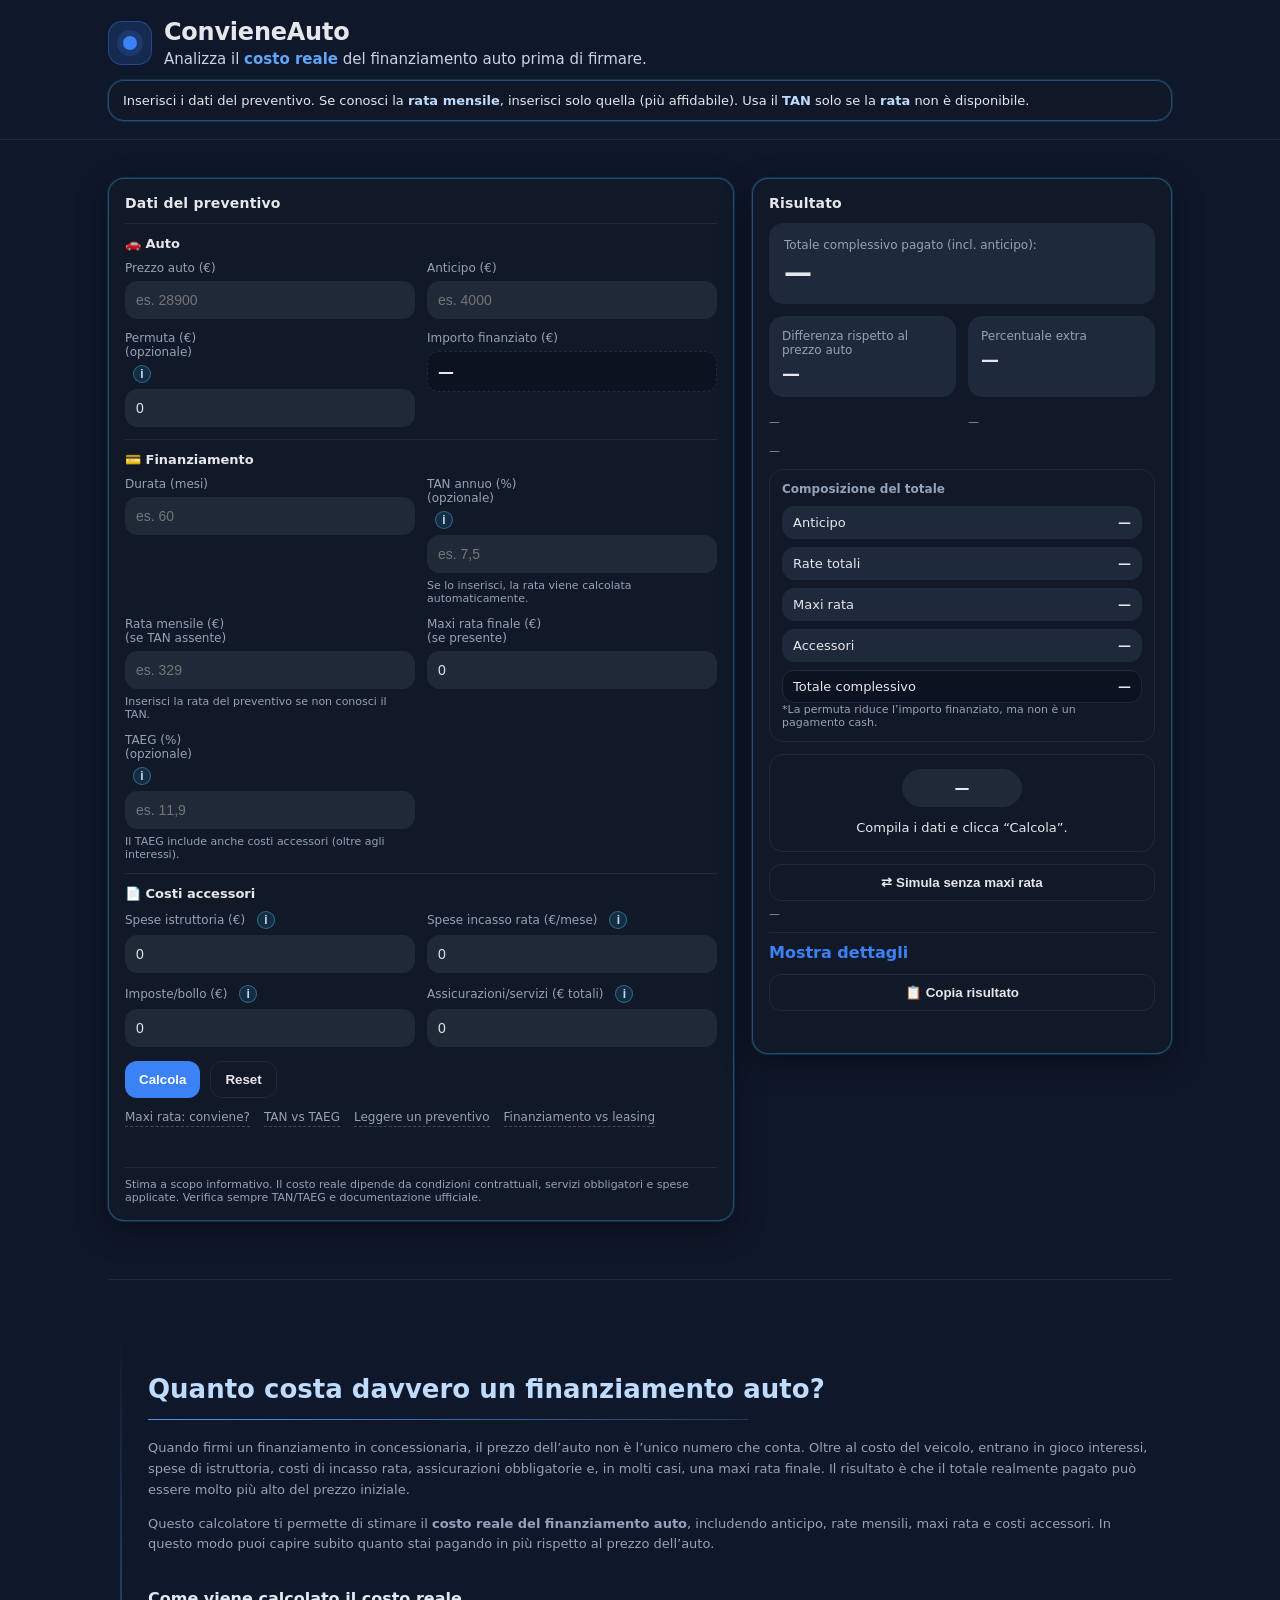
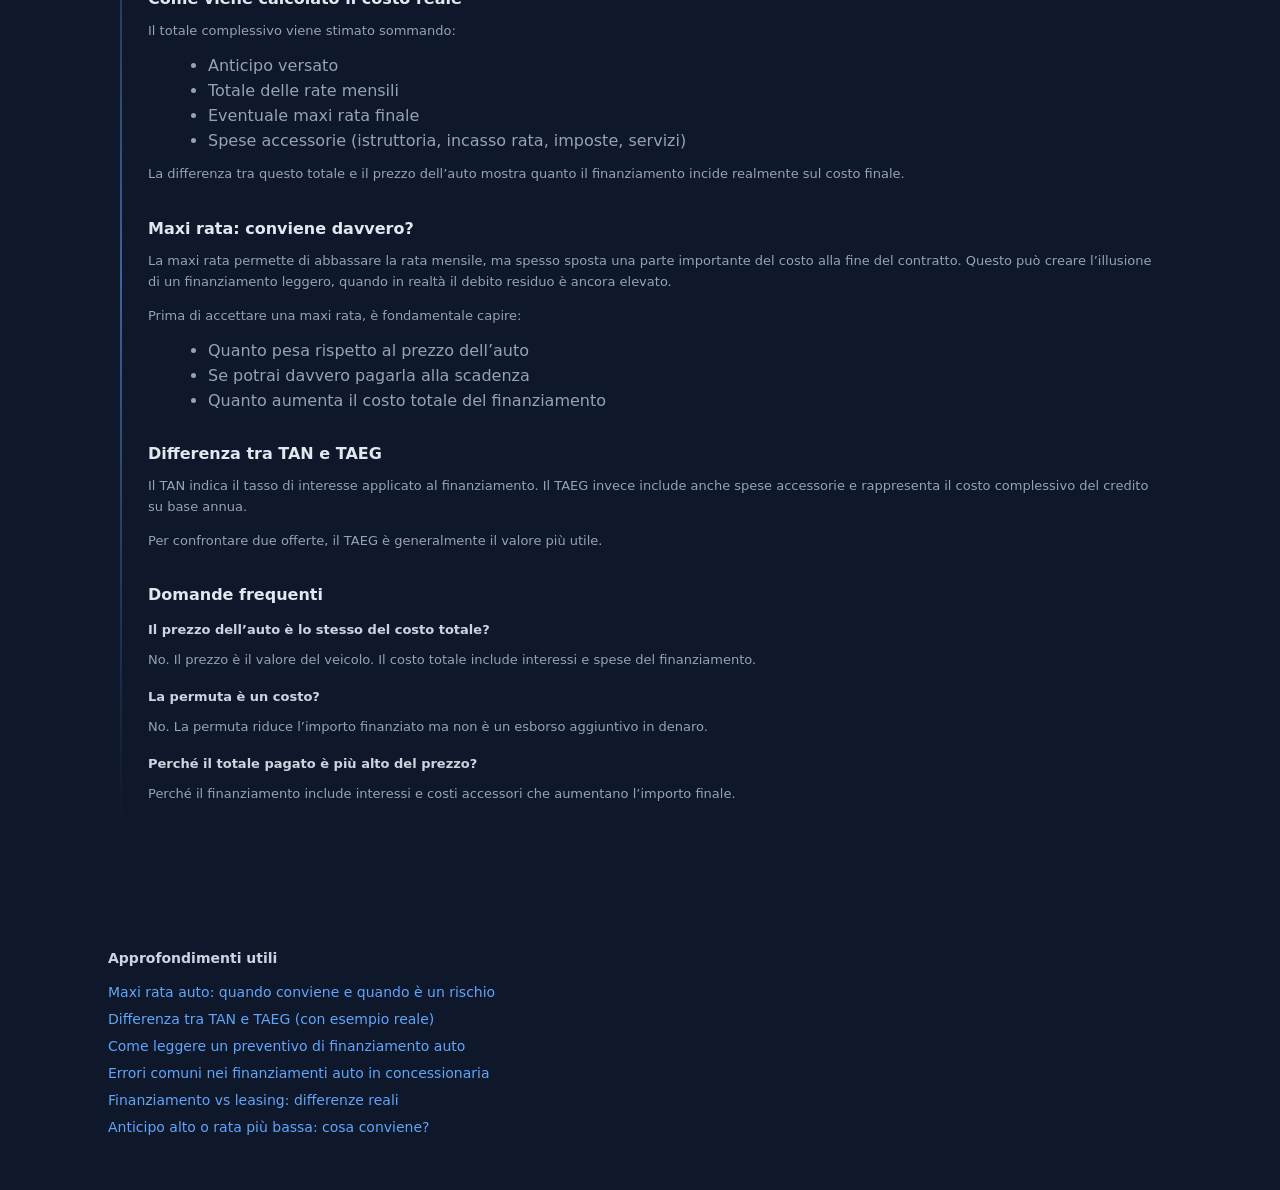
<file: index.html>
<!doctype html>
<html lang="it">
<head>
  <meta charset="utf-8" />
  <meta name="viewport" content="width=device-width, initial-scale=1" />
  <title>Costo reale finanziamento auto | ConvieneAuto</title>
  <meta name="description" content="Analizza il costo reale del finanziamento auto prima di firmare. Calcola rate, maxi rata e costi accessori per capire quanto pagherai davvero." />
  <link rel="canonical" href="https://convieneauto.pages.dev/" />
  <!-- Google tag (gtag.js) -->
  <script async src="https://www.googletagmanager.com/gtag/js?id=G-DEM9QF5MGG"></script>
  <script>
    window.dataLayer = window.dataLayer || [];
    function gtag(){dataLayer.push(arguments);}

    gtag('js', new Date());

    gtag('config', 'G-DEM9QF5MGG', {
      page_path: window.location.pathname
    });
  </script>
  <script type="application/ld+json">
  {
    "@context": "https://schema.org",
    "@type": "WebApplication",
    "name": "ConvieneAuto",
    "url": "https://convieneauto.pages.dev/",
    "applicationCategory": "FinanceApplication",
    "operatingSystem": "Any",
    "description": "Calcolatore per analizzare il costo reale di un finanziamento auto: rate, maxi rata e costi accessori.",
    "offers": {
      "@type": "Offer",
      "price": "0",
      "priceCurrency": "EUR"
    }
  }
  </script>
  <!-- Minimal CSS -->
  <link rel="stylesheet" href="style.css" />
</head>

<body>
  <header class="header">
    <div class="container">
      <div class="brand">
        <div class="logo" aria-label="logo">
          <span class="logo-dot"></span>
        </div>
        <div>
          <div class="brand-title">ConvieneAuto</div>
          <div class="brand-subtitle">Analizza il <span>costo reale</span> del finanziamento auto prima di firmare.</div>
        </div>
      </div>

      <div class="header-note">
        Inserisci i dati del preventivo.
        Se conosci la <b>rata mensile</b>, inserisci solo quella (più affidabile).
        Usa il <b>TAN</b> solo se la <b>rata</b> non è disponibile.
      </div>
    </div>
  </header>

  
  <div class="ad-top">
        <!-- Google AdSense Code Here -->
  </div>
  <main class="container main">
    
    <!-- LEFT: INPUT -->
    <section class="card">
      <div class="card-title">Dati del preventivo</div>

      <div class="section">
        <div class="section-title">🚗 Auto</div>
        <div class="grid2">
          <label class="field">
            <span>Prezzo auto (€)</span>
            <input id="price" type="text" inputmode="decimal" placeholder="es. 28900" />
          </label>
          <label class="field">
            <span>Anticipo (€)</span>
            <input id="down" type="text" inputmode="decimal" placeholder="es. 4000" />
          </label>
          <label class="field">
            <span>
              Permuta (€) <span class="muted">(opzionale)</span>
              <button class="tip" type="button" aria-expanded="false"
                data-tip="La permuta riduce il prezzo da pagare e l’importo finanziato, ma NON è un esborso cash: è il valore dell’auto che dai dentro. Per questo non la sommiamo nel totale pagato (cash).">
                i
              </button>
            </span>
            <input id="trade" type="text" inputmode="decimal" placeholder="0" />
          </label>
          <div class="field readonly">
            <span>Importo finanziato (€)</span>
            <div id="financed" class="readonly-value">—</div>
          </div>
        </div>
      </div>

      <div class="section">
        <div class="section-title">💳 Finanziamento</div>
        <div class="grid2">
          <label class="field">
            <span>Durata (mesi)</span>
            <input id="months" type="number" min="1" step="1" placeholder="es. 60" />
          </label>

          <label class="field">
            <span>
              TAN annuo (%) <span class="muted">(opzionale)</span>
              <button class="tip" type="button" aria-expanded="false" data-tip="TAN = tasso nominale annuo: indica gli interessi. Non include costi accessori.">i</button>
            </span>
            <input id="tan" type="text" inputmode="decimal" placeholder="es. 7,5" />
            <small class="help">Se lo inserisci, la rata viene calcolata automaticamente.</small>
          </label>

          <label class="field" id="rateField">
            <span>Rata mensile (€) <span class="muted">(se TAN assente)</span></span>
            <input id="rate" type="text" inputmode="decimal" placeholder="es. 329" />
            <small class="help">Inserisci la rata del preventivo se non conosci il TAN.</small>
          </label>

          <label class="field">
            <span>Maxi rata finale (€) <span class="muted">(se presente)</span></span>
            <input id="balloon" type="text" inputmode="decimal" placeholder="0" />
          </label>

          <label class="field">
            <span>
              TAEG (%) <span class="muted">(opzionale)</span>
              <button class="tip" type="button" aria-expanded="false" data-tip="TAEG = costo totale del finanziamento: include interessi + spese (istruttoria, incasso rata, ecc.). È il numero più utile per confrontare offerte.">i</button>
            </span>
            <input id="taeg" type="text" inputmode="decimal" placeholder="es. 11,9" />
            <small class="help">Il TAEG include anche costi accessori (oltre agli interessi).</small>
          </label>
        </div>
      </div>

      <div class="section">
        <div class="section-title">📄 Costi accessori</div>
        <div class="grid2">
          <label class="field">
            <span>
              Spese istruttoria (€)
              <button class="tip" type="button" aria-expanded="false"
                data-tip="Costo fisso per l’apertura della pratica di finanziamento. Può essere incluso nel finanziamento oppure pagato a parte.">
                i
              </button>
            </span>
            <input id="fee" type="text" inputmode="decimal" placeholder="0" />
          </label>
          <label class="field">
            <span>
              Spese incasso rata (€/mese)
              <button class="tip" type="button" aria-expanded="false" data-tip="Costo applicato ogni mese per la gestione/pagamento della rata. Moltiplicalo per i mesi: pesa più di quanto sembra.">i</button>
            </span>
            <input id="collection" type="text" inputmode="decimal" placeholder="0" />
          </label>
          <label class="field">
            <span>
              Imposte/bollo (€)
              <button class="tip" type="button" aria-expanded="false"
                data-tip="Imposta sostitutiva o bollo sul finanziamento. È una tassa prevista per legge, di solito una piccola percentuale dell'importo finanziato.">
                i
              </button>
            </span>
            <input id="tax" type="text" inputmode="decimal" placeholder="0" />
          </label>
          <label class="field">
            <span>
              Assicurazioni/servizi (€ totali)
              <button class="tip" type="button" aria-expanded="false"
                data-tip="Servizi aggiuntivi come assicurazione furto/incendio, estensione garanzia, manutenzione o protezione credito. Spesso sono inclusi nel finanziamento e aumentano il costo totale.">
                i
              </button>
            </span>
            <input id="services" type="text" inputmode="decimal" placeholder="0" />
          </label>
        </div>
      </div>

      <div class="actions">
        <button id="btnCalc" class="btn" type="button">Calcola</button>
        <button id="btnReset" class="btn btn-ghost" type="button">Reset</button>
      </div>
      <div class="mini-nav">
        <a href="/maxi-rata-auto.html">Maxi rata: conviene?</a>
        <a href="/differenza-tan-taeg.html">TAN vs TAEG</a>
        <a href="/come-leggere-preventivo-auto.html">Leggere un preventivo</a>
        <a href="/finanziamento-vs-leasing.html">Finanziamento vs leasing</a>
      </div>

      <div id="error" class="error" aria-live="polite"></div>

      <div class="disclaimer">
        Stima a scopo informativo. Il costo reale dipende da condizioni contrattuali, servizi obbligatori e spese applicate.
        Verifica sempre TAN/TAEG e documentazione ufficiale.
      </div>
    </section>

    <!-- RIGHT: OUTPUT -->
    <aside class="card result">
      <div class="card-title">Risultato</div>

      <div class="hero">
        <div class="hero-label">Totale complessivo pagato (incl. anticipo):</div>
        <div id="outTotal" class="hero-value">—</div>
      </div>

      <div class="kpis">
        <div class="kpi">
          <div class="kpi-label">Differenza rispetto al prezzo auto</div>
          <div id="outExtraEuro" class="kpi-value">—</div>
        </div>
        <div class="kpi">
          <div class="kpi-label">Percentuale extra</div>
          <div id="outExtraPct" class="kpi-value">—</div>
        </div>
        <div id="outExtraHint" class="muted tiny" style="margin-top:6px;">—</div>
        <div id="outFinancedLine" class="muted tiny" style="margin-top:6px;">—</div>
        <div id="outExtrasLine" class="muted tiny" style="margin-top:4px;">—</div>
      </div>
      <div class="breakdown">
        <div class="breakdown-title">Composizione del totale</div>
        <div class="breakdown-grid">
          <div class="brow"><span>Anticipo</span><b id="outBDDown">—</b></div>
          <div class="brow"><span>Rate totali</span><b id="outBDRates">—</b></div>
          <div class="brow"><span>Maxi rata</span><b id="outBDBalloon">—</b></div>
          <div class="brow"><span>Accessori</span><b id="outBDExtras">—</b></div>
          <div class="brow total"><span>Totale complessivo</span><b id="outBDTotal">—</b></div>
        </div>
        <div class="muted tiny">
          *La permuta riduce l’importo finanziato, ma non è un pagamento cash.
        </div>
      </div>

      <div class="risk">
        <div id="outRiskBadge" class="badge">—</div>
        <div id="outRiskText" class="risk-text">Compila i dati e clicca “Calcola”.</div>
      </div>
      <button id="btnToggleBalloon" class="btn btn-ghost" type="button" style="margin-top:12px; width:100%;">
        ⇄ Simula senza maxi rata
      </button>
      <div id="balloonHint" class="muted tiny" style="margin-top:6px;">—</div>
      <details class="details">
        <summary>Mostra dettagli</summary>
        <div class="details-grid">
          <div class="row"><span>Rata</span><b id="outRateUsed">—</b></div>
          <div class="row"><span>Totale finanziamento (rate + maxi)</span><b id="outTotalPayments">—</b></div>
          <div class="row"><span>Accessori totali</span><b id="outExtras">—</b></div>
          <div class="row"><span>Costo finanziamento (interessi stimati)</span><b id="outFinanceCost">—</b></div>
        </div>
        <div class="muted tiny">
          *Costo finanziamento = (rate + maxi) − importo finanziato.
        </div>
      </details>
      <div class="copy-bar">
        <button id="btnCopy" class="btn btn-ghost" type="button">📋 Copia risultato</button>
        <div id="copyMsg" class="copy-msg" aria-live="polite"></div>
      </div>
    </aside>
    <section class="seo-block fade-in">
      <h2 class="hero-title">
        Quanto costa davvero un finanziamento auto?
      </h2>
      <p>
        Quando firmi un finanziamento in concessionaria, il prezzo dell’auto non è l’unico numero che conta.
        Oltre al costo del veicolo, entrano in gioco interessi, spese di istruttoria, costi di incasso rata,
        assicurazioni obbligatorie e, in molti casi, una maxi rata finale.
        Il risultato è che il totale realmente pagato può essere molto più alto del prezzo iniziale.
      </p>

      <p>
        Questo calcolatore ti permette di stimare il <strong>costo reale del finanziamento auto</strong>,
        includendo anticipo, rate mensili, maxi rata e costi accessori.
        In questo modo puoi capire subito quanto stai pagando in più rispetto al prezzo dell’auto.
      </p>

      <h2>Come viene calcolato il costo reale</h2>
      <p>
        Il totale complessivo viene stimato sommando:
      </p>
      <ul>
        <li>Anticipo versato</li>
        <li>Totale delle rate mensili</li>
        <li>Eventuale maxi rata finale</li>
        <li>Spese accessorie (istruttoria, incasso rata, imposte, servizi)</li>
      </ul>

      <p>
        La differenza tra questo totale e il prezzo dell’auto mostra quanto il finanziamento
        incide realmente sul costo finale.
      </p>

      <h2>Maxi rata: conviene davvero?</h2>
      <p>
        La maxi rata permette di abbassare la rata mensile, ma spesso sposta una parte importante
        del costo alla fine del contratto. Questo può creare l’illusione di un finanziamento leggero,
        quando in realtà il debito residuo è ancora elevato.
      </p>

      <p>
        Prima di accettare una maxi rata, è fondamentale capire:
      </p>
      <ul>
        <li>Quanto pesa rispetto al prezzo dell’auto</li>
        <li>Se potrai davvero pagarla alla scadenza</li>
        <li>Quanto aumenta il costo totale del finanziamento</li>
      </ul>

      <h2>Differenza tra TAN e TAEG</h2>
      <p>
        Il TAN indica il tasso di interesse applicato al finanziamento.
        Il TAEG invece include anche spese accessorie e rappresenta il costo complessivo
        del credito su base annua.
      </p>

      <p>
        Per confrontare due offerte, il TAEG è generalmente il valore più utile.
      </p>

      <h2>Domande frequenti</h2>

      <h3>Il prezzo dell’auto è lo stesso del costo totale?</h3>
      <p>
        No. Il prezzo è il valore del veicolo. Il costo totale include interessi e spese del finanziamento.
      </p>

      <h3>La permuta è un costo?</h3>
      <p>
        No. La permuta riduce l’importo finanziato ma non è un esborso aggiuntivo in denaro.
      </p>

      <h3>Perché il totale pagato è più alto del prezzo?</h3>
      <p>
        Perché il finanziamento include interessi e costi accessori che aumentano l’importo finale.
      </p>

    </section>
    <div class="seo-links">
      <h3>Approfondimenti utili</h3>
      <ul>
        <li><a href="/maxi-rata-auto.html">Maxi rata auto: quando conviene e quando è un rischio</a></li>
        <li><a href="/differenza-tan-taeg.html">Differenza tra TAN e TAEG (con esempio reale)</a></li>
        <li><a href="/come-leggere-preventivo-auto.html">Come leggere un preventivo di finanziamento auto</a></li>
        <li><a href="/errori-finanziamento-auto.html">Errori comuni nei finanziamenti auto in concessionaria</a></li>
        <li><a href="/finanziamento-vs-leasing.html">Finanziamento vs leasing: differenze reali</a></li>
        <li><a href="/anticipo-o-rata-bassa.html">Anticipo alto o rata più bassa: cosa conviene?</a></li>
      </ul>
    </div>
  </main>
  <div class="ad-top">
      <!-- Google AdSense Code Here -->
  </div>
  <script src="app.js"></script>
</body>
</html>
</file>
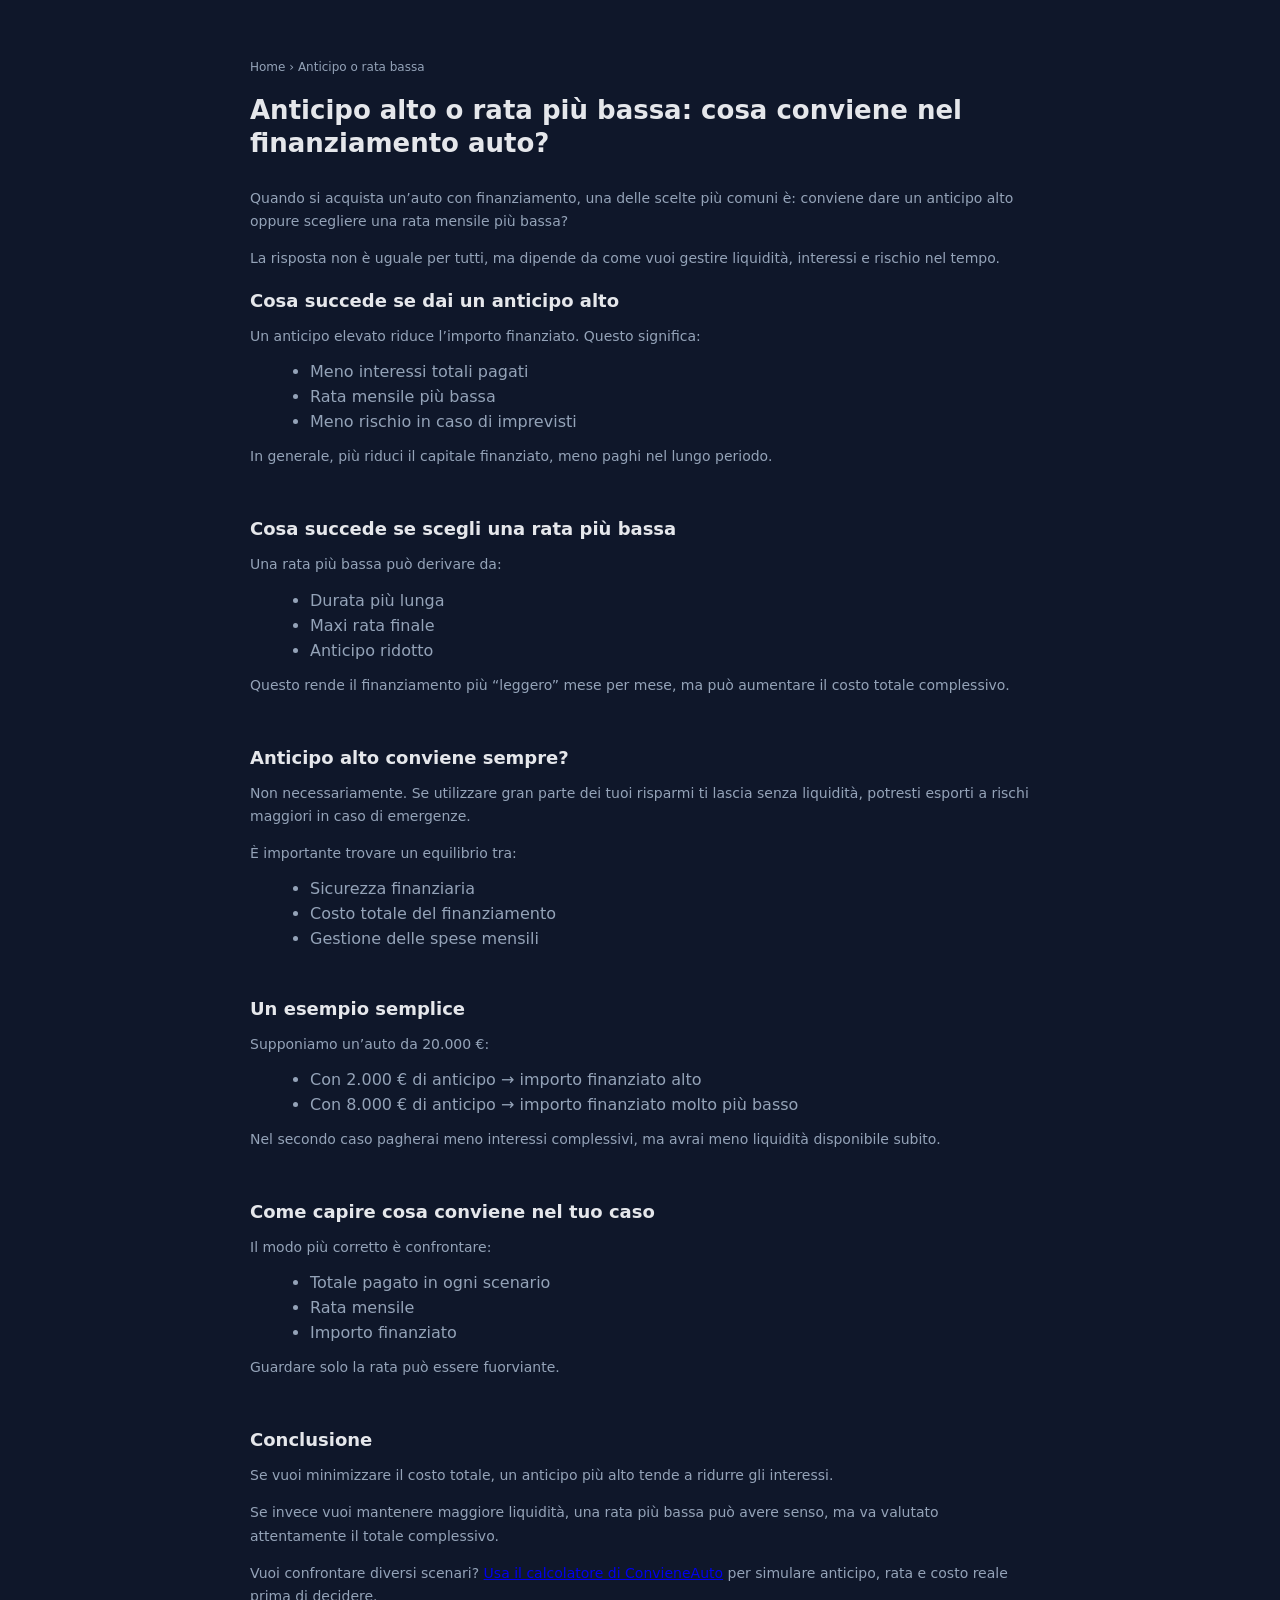
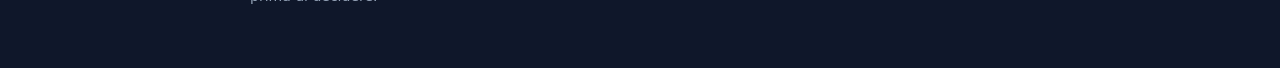
<file: anticipo-o-rata-bassa.html>
<!doctype html>
<html lang="it">
<head>
  <meta charset="utf-8" />
  <meta name="viewport" content="width=device-width, initial-scale=1" />
  <title>Anticipo alto o rata più bassa? Cosa conviene nel finanziamento auto | ConvieneAuto</title>
  <meta name="description" content="Meglio dare un anticipo alto o scegliere una rata più bassa nel finanziamento auto? Analisi chiara per capire cosa conviene davvero." />
  <link rel="canonical" href="https://convieneauto.pages.dev/anticipo-o-rata-bassa.html" />
  <!-- Google tag (gtag.js) -->
  <script async src="https://www.googletagmanager.com/gtag/js?id=G-DEM9QF5MGG"></script>
  <script>
    window.dataLayer = window.dataLayer || [];
    function gtag(){dataLayer.push(arguments);}

    gtag('js', new Date());

    gtag('config', 'G-DEM9QF5MGG', {
      page_path: window.location.pathname
    });
  </script>
  <script type="application/ld+json">
  {
    "@context": "https://schema.org",
    "@type": "Article",
    "headline": "Anticipo alto o rata più bassa? Cosa conviene nel finanziamento auto",
    "description": "Guida pratica per capire se conviene dare un anticipo alto o scegliere una rata più bassa nel finanziamento auto.",
    "author": {
      "@type": "Organization",
      "name": "ConvieneAuto"
    },
    "publisher": {
      "@type": "Organization",
      "name": "ConvieneAuto"
    },
    "mainEntityOfPage": {
      "@type": "WebPage",
      "@id": "https://convieneauto.pages.dev/anticipo-o-rata-bassa.html"
    }
  }
  </script>
  <link rel="stylesheet" href="style.css" />
</head>
<body>

<div class="article">
  <nav class="breadcrumb">
    <a href="/">Home</a> › <span>Anticipo o rata bassa</span>
  </nav>

  <h1>Anticipo alto o rata più bassa: cosa conviene nel finanziamento auto?</h1>

  <p>
  Quando si acquista un’auto con finanziamento, una delle scelte più comuni è:
  conviene dare un anticipo alto oppure scegliere una rata mensile più bassa?
  </p>

  <p>
  La risposta non è uguale per tutti, ma dipende da come vuoi gestire liquidità,
  interessi e rischio nel tempo.
  </p>

  <h2>Cosa succede se dai un anticipo alto</h2>

  <p>
  Un anticipo elevato riduce l’importo finanziato.
  Questo significa:
  </p>

  <ul>
    <li>Meno interessi totali pagati</li>
    <li>Rata mensile più bassa</li>
    <li>Meno rischio in caso di imprevisti</li>
  </ul>

  <p>
  In generale, più riduci il capitale finanziato,
  meno paghi nel lungo periodo.
  </p>

  <h2>Cosa succede se scegli una rata più bassa</h2>

  <p>
  Una rata più bassa può derivare da:
  </p>

  <ul>
    <li>Durata più lunga</li>
    <li>Maxi rata finale</li>
    <li>Anticipo ridotto</li>
  </ul>

  <p>
  Questo rende il finanziamento più “leggero” mese per mese,
  ma può aumentare il costo totale complessivo.
  </p>

  <h2>Anticipo alto conviene sempre?</h2>

  <p>
  Non necessariamente.
  Se utilizzare gran parte dei tuoi risparmi ti lascia senza liquidità,
  potresti esporti a rischi maggiori in caso di emergenze.
  </p>

  <p>
  È importante trovare un equilibrio tra:
  </p>

  <ul>
    <li>Sicurezza finanziaria</li>
    <li>Costo totale del finanziamento</li>
    <li>Gestione delle spese mensili</li>
  </ul>

  <h2>Un esempio semplice</h2>

  <p>
  Supponiamo un’auto da 20.000 €:
  </p>

  <ul>
    <li>Con 2.000 € di anticipo → importo finanziato alto</li>
    <li>Con 8.000 € di anticipo → importo finanziato molto più basso</li>
  </ul>

  <p>
  Nel secondo caso pagherai meno interessi complessivi,
  ma avrai meno liquidità disponibile subito.
  </p>

  <h2>Come capire cosa conviene nel tuo caso</h2>

  <p>
  Il modo più corretto è confrontare:
  </p>

  <ul>
    <li>Totale pagato in ogni scenario</li>
    <li>Rata mensile</li>
    <li>Importo finanziato</li>
  </ul>

  <p>
  Guardare solo la rata può essere fuorviante.
  </p>

  <h2>Conclusione</h2>

  <p>
  Se vuoi minimizzare il costo totale, un anticipo più alto
  tende a ridurre gli interessi.
  </p>

  <p>
  Se invece vuoi mantenere maggiore liquidità,
  una rata più bassa può avere senso,
  ma va valutato attentamente il totale complessivo.
  </p>

  <p>
  Vuoi confrontare diversi scenari?
  <a href="/">Usa il calcolatore di ConvieneAuto</a> per simulare anticipo,
  rata e costo reale prima di decidere.
  </p>

</div>

</body>
</html>
</file>
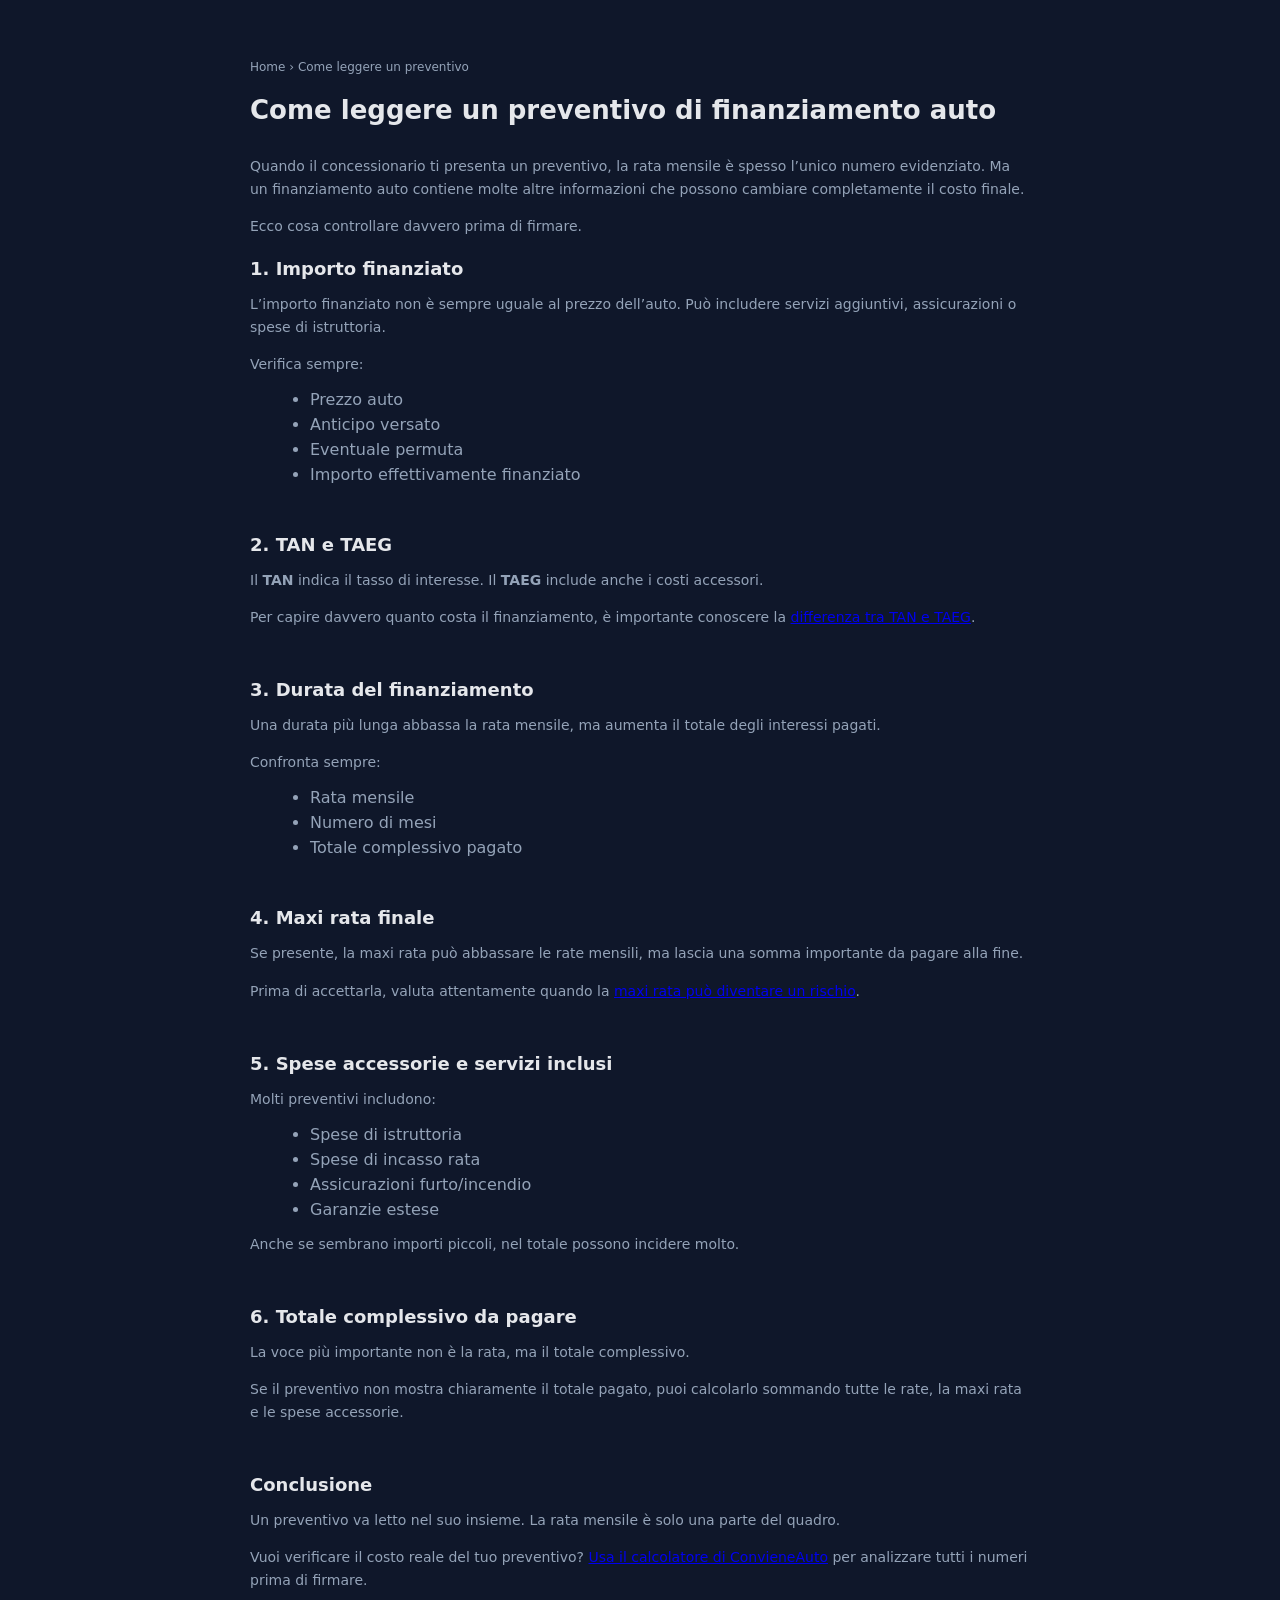
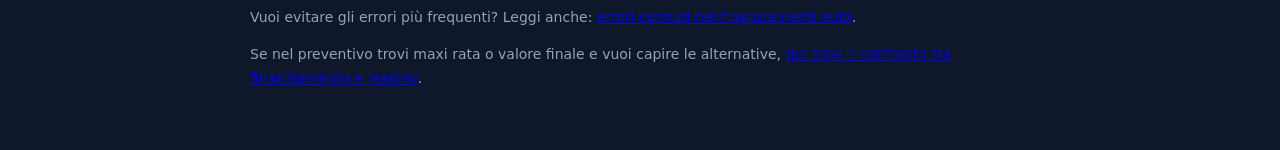
<file: come-leggere-preventivo-auto.html>
<!doctype html>
<html lang="it">
<head>
  <meta charset="utf-8" />
  <meta name="viewport" content="width=device-width, initial-scale=1" />
  <title>Come leggere un preventivo di finanziamento auto | ConvieneAuto</title>
  <meta name="description" content="Guida pratica per leggere correttamente un preventivo di finanziamento auto. Scopri cosa controllare prima di firmare in concessionaria." />
  <link rel="canonical" href="https://convieneauto.pages.dev/come-leggere-preventivo-auto.html" />
  <!-- Google tag (gtag.js) -->
  <script async src="https://www.googletagmanager.com/gtag/js?id=G-DEM9QF5MGG"></script>
  <script>
    window.dataLayer = window.dataLayer || [];
    function gtag(){dataLayer.push(arguments);}

    gtag('js', new Date());

    gtag('config', 'G-DEM9QF5MGG', {
      page_path: window.location.pathname
    });
  </script>
  <script type="application/ld+json">
    {
    "@context": "https://schema.org",
    "@type": "Article",
    "headline": "Come leggere un preventivo di finanziamento auto",
    "description": "Guida pratica per leggere correttamente un preventivo di finanziamento auto e capire cosa controllare prima di firmare.",
    "author": {
        "@type": "Organization",
        "name": "ConvieneAuto"
    },
    "publisher": {
        "@type": "Organization",
        "name": "ConvieneAuto"
    },
    "mainEntityOfPage": {
        "@type": "WebPage",
        "@id": "https://convieneauto.pages.dev/come-leggere-preventivo-auto.html"
    }
    }
    </script>
  <link rel="stylesheet" href="style.css" />
</head>
<body>

<div class="article">
  <nav class="breadcrumb">
    <a href="/">Home</a> › <span>Come leggere un preventivo</span>
  </nav>
  <h1>Come leggere un preventivo di finanziamento auto</h1>

  <p>
  Quando il concessionario ti presenta un preventivo, la rata mensile è spesso l’unico numero evidenziato.
  Ma un finanziamento auto contiene molte altre informazioni che possono cambiare completamente il costo finale.
  </p>

  <p>
  Ecco cosa controllare davvero prima di firmare.
  </p>

  <h2>1. Importo finanziato</h2>

  <p>
  L’importo finanziato non è sempre uguale al prezzo dell’auto.
  Può includere servizi aggiuntivi, assicurazioni o spese di istruttoria.
  </p>

  <p>
  Verifica sempre:
  </p>

  <ul>
    <li>Prezzo auto</li>
    <li>Anticipo versato</li>
    <li>Eventuale permuta</li>
    <li>Importo effettivamente finanziato</li>
  </ul>

  <h2>2. TAN e TAEG</h2>

  <p>
  Il <strong>TAN</strong> indica il tasso di interesse.
  Il <strong>TAEG</strong> include anche i costi accessori.
  </p>

  <p>
  Per capire davvero quanto costa il finanziamento,
  è importante conoscere la <a href="/differenza-tan-taeg.html">differenza tra TAN e TAEG</a>.
  </p>

  <h2>3. Durata del finanziamento</h2>

  <p>
  Una durata più lunga abbassa la rata mensile,
  ma aumenta il totale degli interessi pagati.
  </p>

  <p>
  Confronta sempre:
  </p>

  <ul>
    <li>Rata mensile</li>
    <li>Numero di mesi</li>
    <li>Totale complessivo pagato</li>
  </ul>

  <h2>4. Maxi rata finale</h2>

  <p>
  Se presente, la maxi rata può abbassare le rate mensili,
  ma lascia una somma importante da pagare alla fine.
  </p>

  <p>
  Prima di accettarla, valuta attentamente
  quando la <a href="/maxi-rata-auto.html">maxi rata può diventare un rischio</a>.
  </p>

  <h2>5. Spese accessorie e servizi inclusi</h2>

  <p>
  Molti preventivi includono:
  </p>

  <ul>
    <li>Spese di istruttoria</li>
    <li>Spese di incasso rata</li>
    <li>Assicurazioni furto/incendio</li>
    <li>Garanzie estese</li>
  </ul>

  <p>
  Anche se sembrano importi piccoli,
  nel totale possono incidere molto.
  </p>

  <h2>6. Totale complessivo da pagare</h2>

  <p>
  La voce più importante non è la rata,
  ma il totale complessivo.
  </p>

  <p>
  Se il preventivo non mostra chiaramente il totale pagato,
  puoi calcolarlo sommando tutte le rate, la maxi rata e le spese accessorie.
  </p>

  <h2>Conclusione</h2>

  <p>
  Un preventivo va letto nel suo insieme.
  La rata mensile è solo una parte del quadro.
  </p>

  <p>
  Vuoi verificare il costo reale del tuo preventivo?
  <a href="/">Usa il calcolatore di ConvieneAuto</a> per analizzare tutti i numeri prima di firmare.
  </p>
  <p>
    Vuoi evitare gli errori più frequenti?
    Leggi anche: <a href="/errori-finanziamento-auto.html">errori comuni nei finanziamenti auto</a>.
  </p>

  <p>
    Se nel preventivo trovi maxi rata o valore finale e vuoi capire le alternative,
    <a href="/finanziamento-vs-leasing.html">qui trovi il confronto tra finanziamento e leasing</a>.
  </p>

</div>

</body>
</html>
</file>
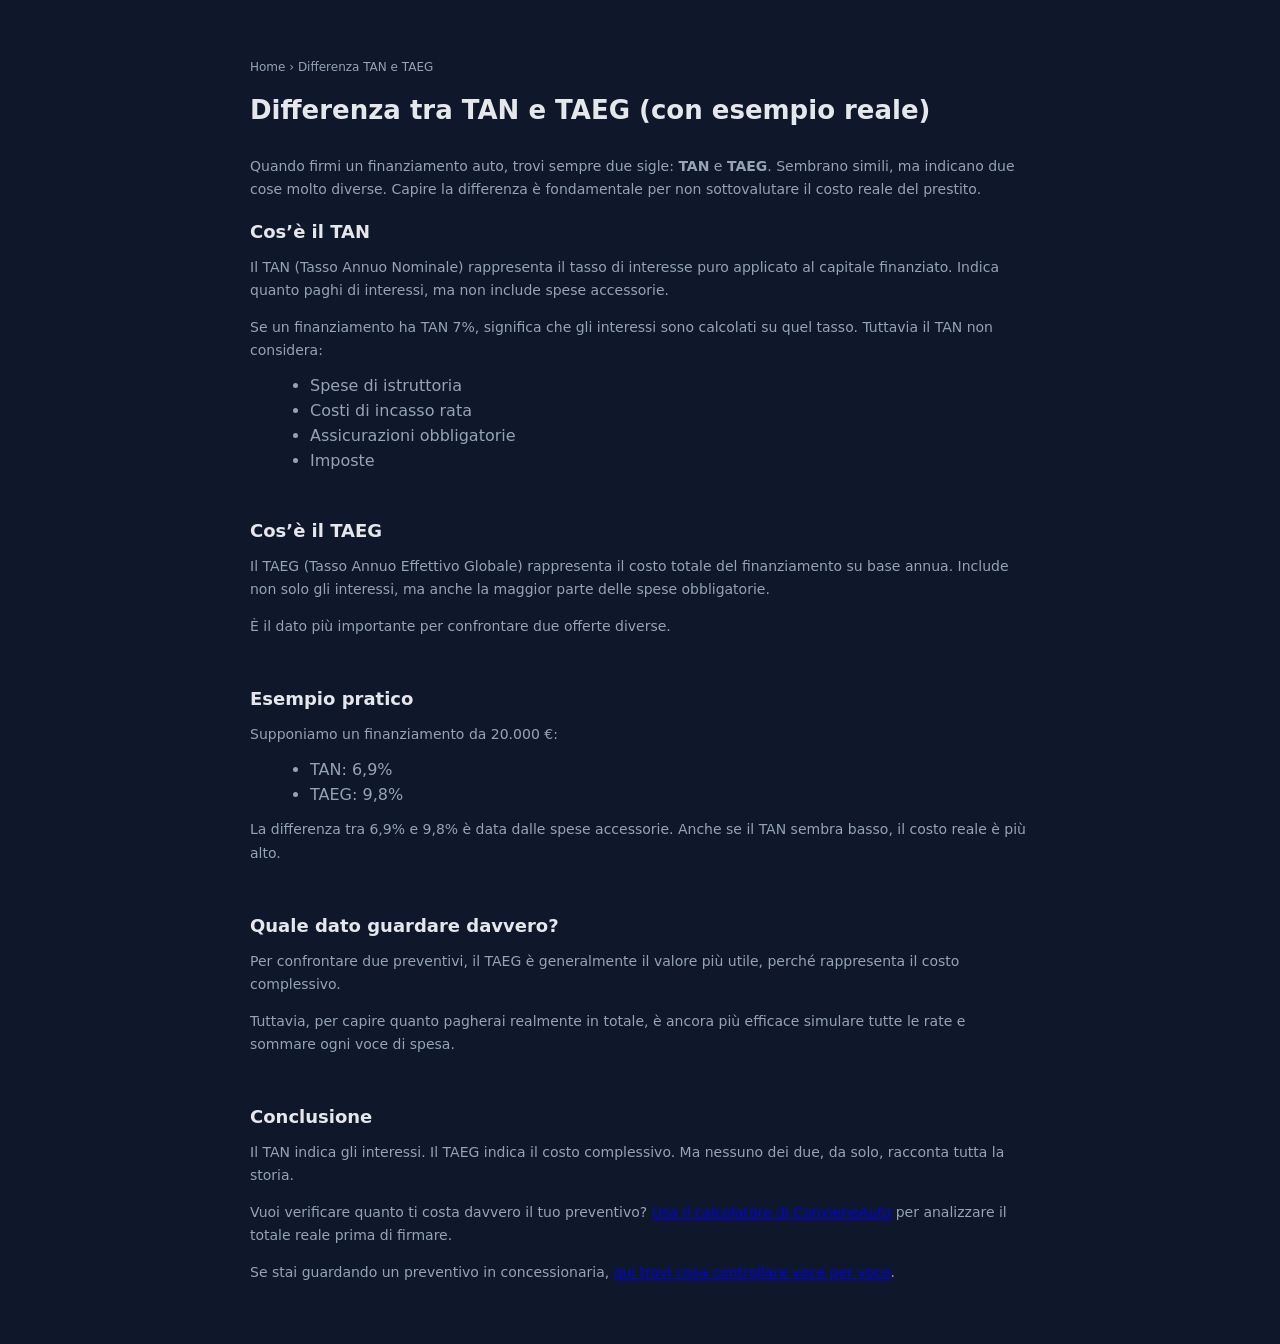
<file: differenza-tan-taeg.html>
<!doctype html>
<html lang="it">
<head>
  <meta charset="utf-8" />
  <meta name="viewport" content="width=device-width, initial-scale=1" />
  <title>Differenza tra TAN e TAEG (con esempio reale) | ConvieneAuto</title>
  <meta name="description" content="Scopri la differenza tra TAN e TAEG con un esempio pratico. Capisci quale dato guardare davvero prima di firmare un finanziamento auto." />
  <link rel="canonical" href="https://convieneauto.pages.dev/differenza-tan-taeg.html" />
  <!-- Google tag (gtag.js) -->
  <script async src="https://www.googletagmanager.com/gtag/js?id=G-DEM9QF5MGG"></script>
  <script>
    window.dataLayer = window.dataLayer || [];
    function gtag(){dataLayer.push(arguments);}

    gtag('js', new Date());

    gtag('config', 'G-DEM9QF5MGG', {
      page_path: window.location.pathname
    });
  </script>
  <script type="application/ld+json">
  {
    "@context": "https://schema.org",
    "@type": "Article",
    "headline": "Differenza tra TAN e TAEG (con esempio reale)",
    "description": "Spiegazione chiara della differenza tra TAN e TAEG con esempio pratico per capire il costo reale del finanziamento auto.",
    "author": {
      "@type": "Organization",
      "name": "ConvieneAuto"
    },
    "publisher": {
      "@type": "Organization",
      "name": "ConvieneAuto"
    },
    "mainEntityOfPage": {
      "@type": "WebPage",
      "@id": "https://convieneauto.pages.dev/differenza-tan-taeg.html"
    }
  }
  </script>
  <link rel="stylesheet" href="style.css" />
</head>
<body>

<div class="article">
  <nav class="breadcrumb">
    <a href="/">Home</a> › <span>Differenza TAN e TAEG</span>
  </nav>
  <h1>Differenza tra TAN e TAEG (con esempio reale)</h1>

  <p>
  Quando firmi un finanziamento auto, trovi sempre due sigle:
  <strong>TAN</strong> e <strong>TAEG</strong>.
  Sembrano simili, ma indicano due cose molto diverse.
  Capire la differenza è fondamentale per non sottovalutare il costo reale del prestito.
  </p>

  <h2>Cos’è il TAN</h2>

  <p>
  Il TAN (Tasso Annuo Nominale) rappresenta il tasso di interesse puro applicato al capitale finanziato.
  Indica quanto paghi di interessi, ma non include spese accessorie.
  </p>

  <p>
  Se un finanziamento ha TAN 7%, significa che gli interessi sono calcolati su quel tasso.
  Tuttavia il TAN non considera:
  </p>

  <ul>
    <li>Spese di istruttoria</li>
    <li>Costi di incasso rata</li>
    <li>Assicurazioni obbligatorie</li>
    <li>Imposte</li>
  </ul>

  <h2>Cos’è il TAEG</h2>

  <p>
  Il TAEG (Tasso Annuo Effettivo Globale) rappresenta il costo totale del finanziamento su base annua.
  Include non solo gli interessi, ma anche la maggior parte delle spese obbligatorie.
  </p>

  <p>
  È il dato più importante per confrontare due offerte diverse.
  </p>

  <h2>Esempio pratico</h2>

  <p>
  Supponiamo un finanziamento da 20.000 €:
  </p>

  <ul>
    <li>TAN: 6,9%</li>
    <li>TAEG: 9,8%</li>
  </ul>

  <p>
  La differenza tra 6,9% e 9,8% è data dalle spese accessorie.
  Anche se il TAN sembra basso, il costo reale è più alto.
  </p>

  <h2>Quale dato guardare davvero?</h2>

  <p>
  Per confrontare due preventivi, il TAEG è generalmente il valore più utile,
  perché rappresenta il costo complessivo.
  </p>

  <p>
  Tuttavia, per capire quanto pagherai realmente in totale,
  è ancora più efficace simulare tutte le rate e sommare ogni voce di spesa.
  </p>

  <h2>Conclusione</h2>

  <p>
  Il TAN indica gli interessi.
  Il TAEG indica il costo complessivo.
  Ma nessuno dei due, da solo, racconta tutta la storia.
  </p>

  <p>
  Vuoi verificare quanto ti costa davvero il tuo preventivo?
  <a href="/">Usa il calcolatore di ConvieneAuto</a> per analizzare il totale reale prima di firmare.
  </p>
  <p>
    Se stai guardando un preventivo in concessionaria,
    <a href="/come-leggere-preventivo-auto.html">qui trovi cosa controllare voce per voce</a>.
  </p>

</div>

</body>
</html>
</file>
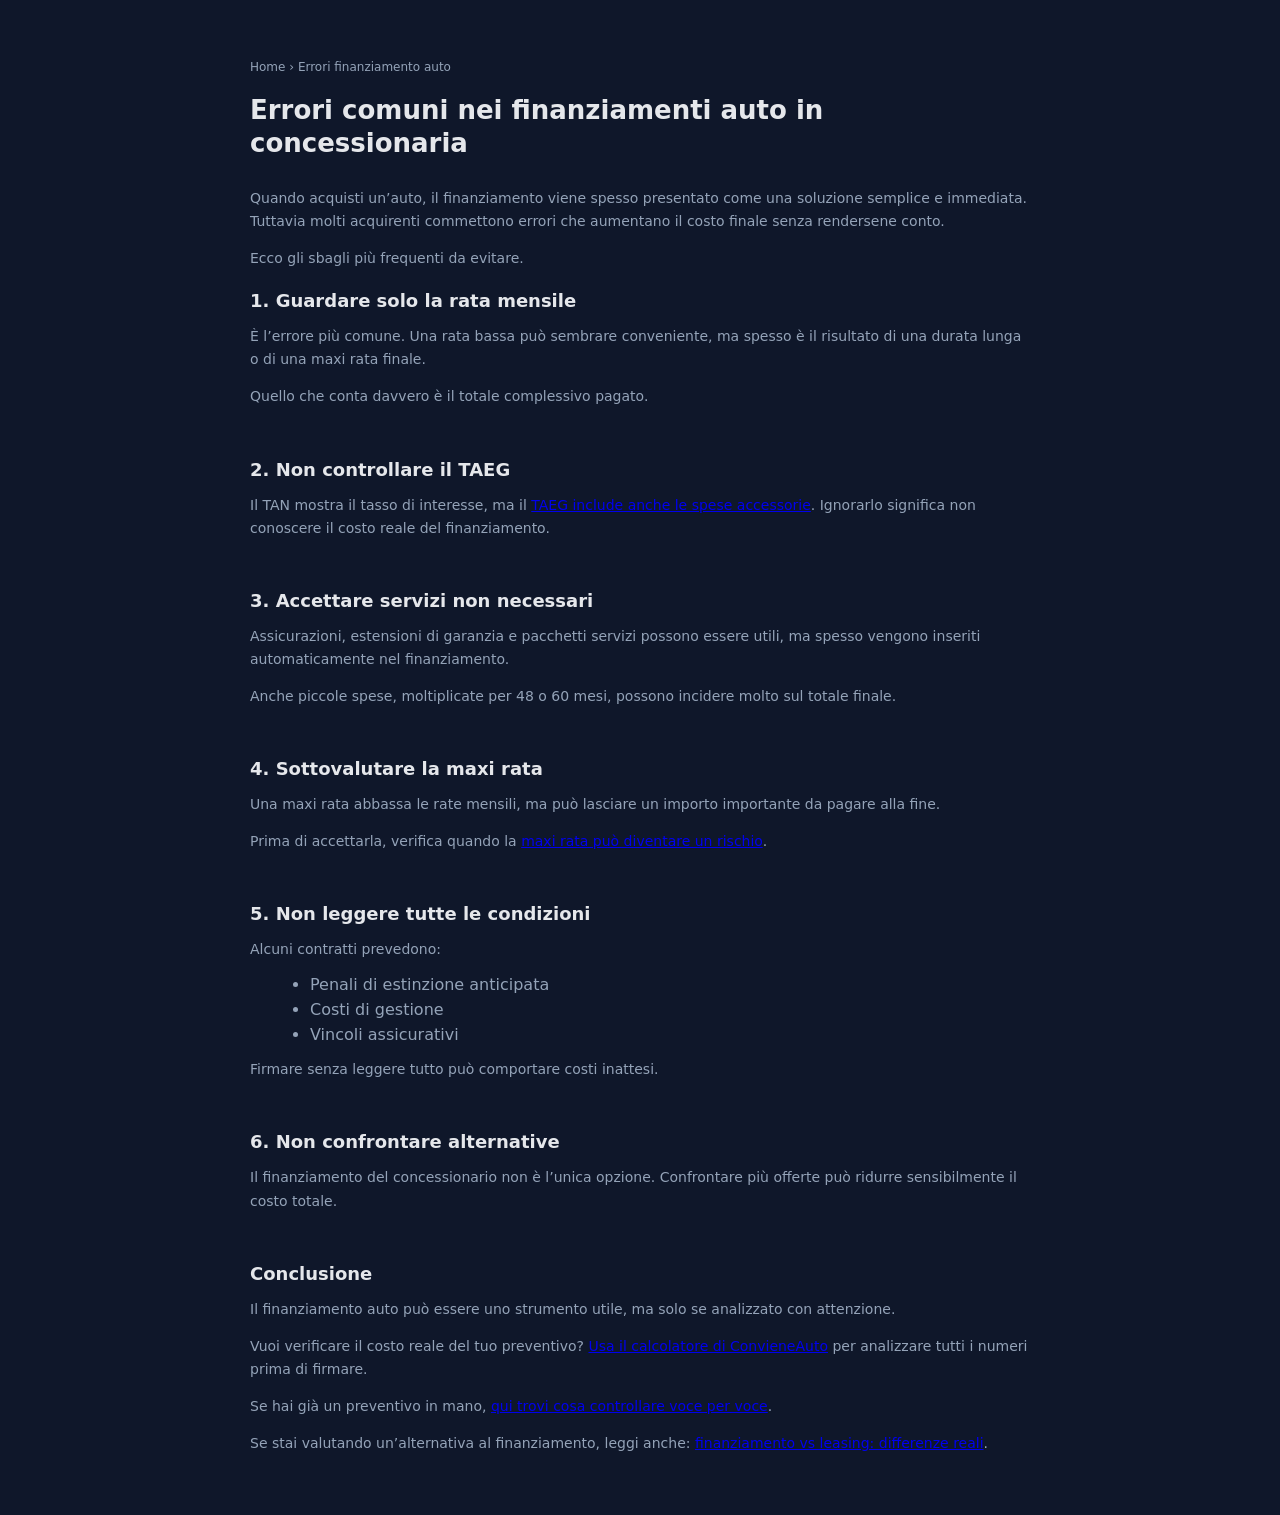
<file: errori-finanziamento-auto.html>
<!doctype html>
<html lang="it">
<head>
  <meta charset="utf-8" />
  <meta name="viewport" content="width=device-width, initial-scale=1" />
  <title>Errori comuni nei finanziamenti auto in concessionaria | ConvieneAuto</title>
  <meta name="description" content="Scopri gli errori più comuni nei finanziamenti auto in concessionaria. Evita costi nascosti e firma con maggiore consapevolezza." />
  <link rel="canonical" href="https://convieneauto.pages.dev/errori-finanziamento-auto.html" />
  <!-- Google tag (gtag.js) -->
  <script async src="https://www.googletagmanager.com/gtag/js?id=G-DEM9QF5MGG"></script>
  <script>
    window.dataLayer = window.dataLayer || [];
    function gtag(){dataLayer.push(arguments);}

    gtag('js', new Date());

    gtag('config', 'G-DEM9QF5MGG', {
      page_path: window.location.pathname
    });
  </script>
  <script type="application/ld+json">
    {
    "@context": "https://schema.org",
    "@type": "Article",
    "headline": "Errori comuni nei finanziamenti auto in concessionaria",
    "description": "Scopri gli errori più comuni nei finanziamenti auto e come evitarli prima di firmare in concessionaria.",
    "author": {
        "@type": "Organization",
        "name": "ConvieneAuto"
    },
    "publisher": {
        "@type": "Organization",
        "name": "ConvieneAuto"
    },
    "mainEntityOfPage": {
        "@type": "WebPage",
        "@id": "https://convieneauto.pages.dev/errori-finanziamento-auto.html"
    }
    }
    </script>
  <link rel="stylesheet" href="style.css" />
</head>
<body>

<div class="article">
  <nav class="breadcrumb">
    <a href="/">Home</a> › <span>Errori finanziamento auto</span>
  </nav>
  <h1>Errori comuni nei finanziamenti auto in concessionaria</h1>

  <p>
  Quando acquisti un’auto, il finanziamento viene spesso presentato come una soluzione semplice e immediata.
  Tuttavia molti acquirenti commettono errori che aumentano il costo finale senza rendersene conto.
  </p>

  <p>
  Ecco gli sbagli più frequenti da evitare.
  </p>

  <h2>1. Guardare solo la rata mensile</h2>

  <p>
  È l’errore più comune.
  Una rata bassa può sembrare conveniente,
  ma spesso è il risultato di una durata lunga o di una maxi rata finale.
  </p>

  <p>
  Quello che conta davvero è il totale complessivo pagato.
  </p>

  <h2>2. Non controllare il TAEG</h2>

  <p>
  Il TAN mostra il tasso di interesse,
  ma il <a href="/differenza-tan-taeg.html">TAEG include anche le spese accessorie</a>.
  Ignorarlo significa non conoscere il costo reale del finanziamento.
  </p>

  <h2>3. Accettare servizi non necessari</h2>

  <p>
  Assicurazioni, estensioni di garanzia e pacchetti servizi possono essere utili,
  ma spesso vengono inseriti automaticamente nel finanziamento.
  </p>

  <p>
  Anche piccole spese, moltiplicate per 48 o 60 mesi,
  possono incidere molto sul totale finale.
  </p>

  <h2>4. Sottovalutare la maxi rata</h2>

  <p>
  Una maxi rata abbassa le rate mensili,
  ma può lasciare un importo importante da pagare alla fine.
  </p>

  <p>
  Prima di accettarla, verifica quando la
  <a href="/maxi-rata-auto.html">maxi rata può diventare un rischio</a>.
  </p>

  <h2>5. Non leggere tutte le condizioni</h2>

  <p>
  Alcuni contratti prevedono:
  </p>

  <ul>
    <li>Penali di estinzione anticipata</li>
    <li>Costi di gestione</li>
    <li>Vincoli assicurativi</li>
  </ul>

  <p>
  Firmare senza leggere tutto può comportare costi inattesi.
  </p>

  <h2>6. Non confrontare alternative</h2>

  <p>
  Il finanziamento del concessionario non è l’unica opzione.
  Confrontare più offerte può ridurre sensibilmente il costo totale.
  </p>

  <h2>Conclusione</h2>

  <p>
  Il finanziamento auto può essere uno strumento utile,
  ma solo se analizzato con attenzione.
  </p>

  <p>
  Vuoi verificare il costo reale del tuo preventivo?
  <a href="/">Usa il calcolatore di ConvieneAuto</a> per analizzare tutti i numeri prima di firmare.
  </p>

  <p>
    Se hai già un preventivo in mano,
    <a href="/come-leggere-preventivo-auto.html">qui trovi cosa controllare voce per voce</a>.
  </p>
  <p>
    Se stai valutando un’alternativa al finanziamento, leggi anche:
    <a href="/finanziamento-vs-leasing.html">finanziamento vs leasing: differenze reali</a>.
  </p>

</div>

</body>
</html>
</file>
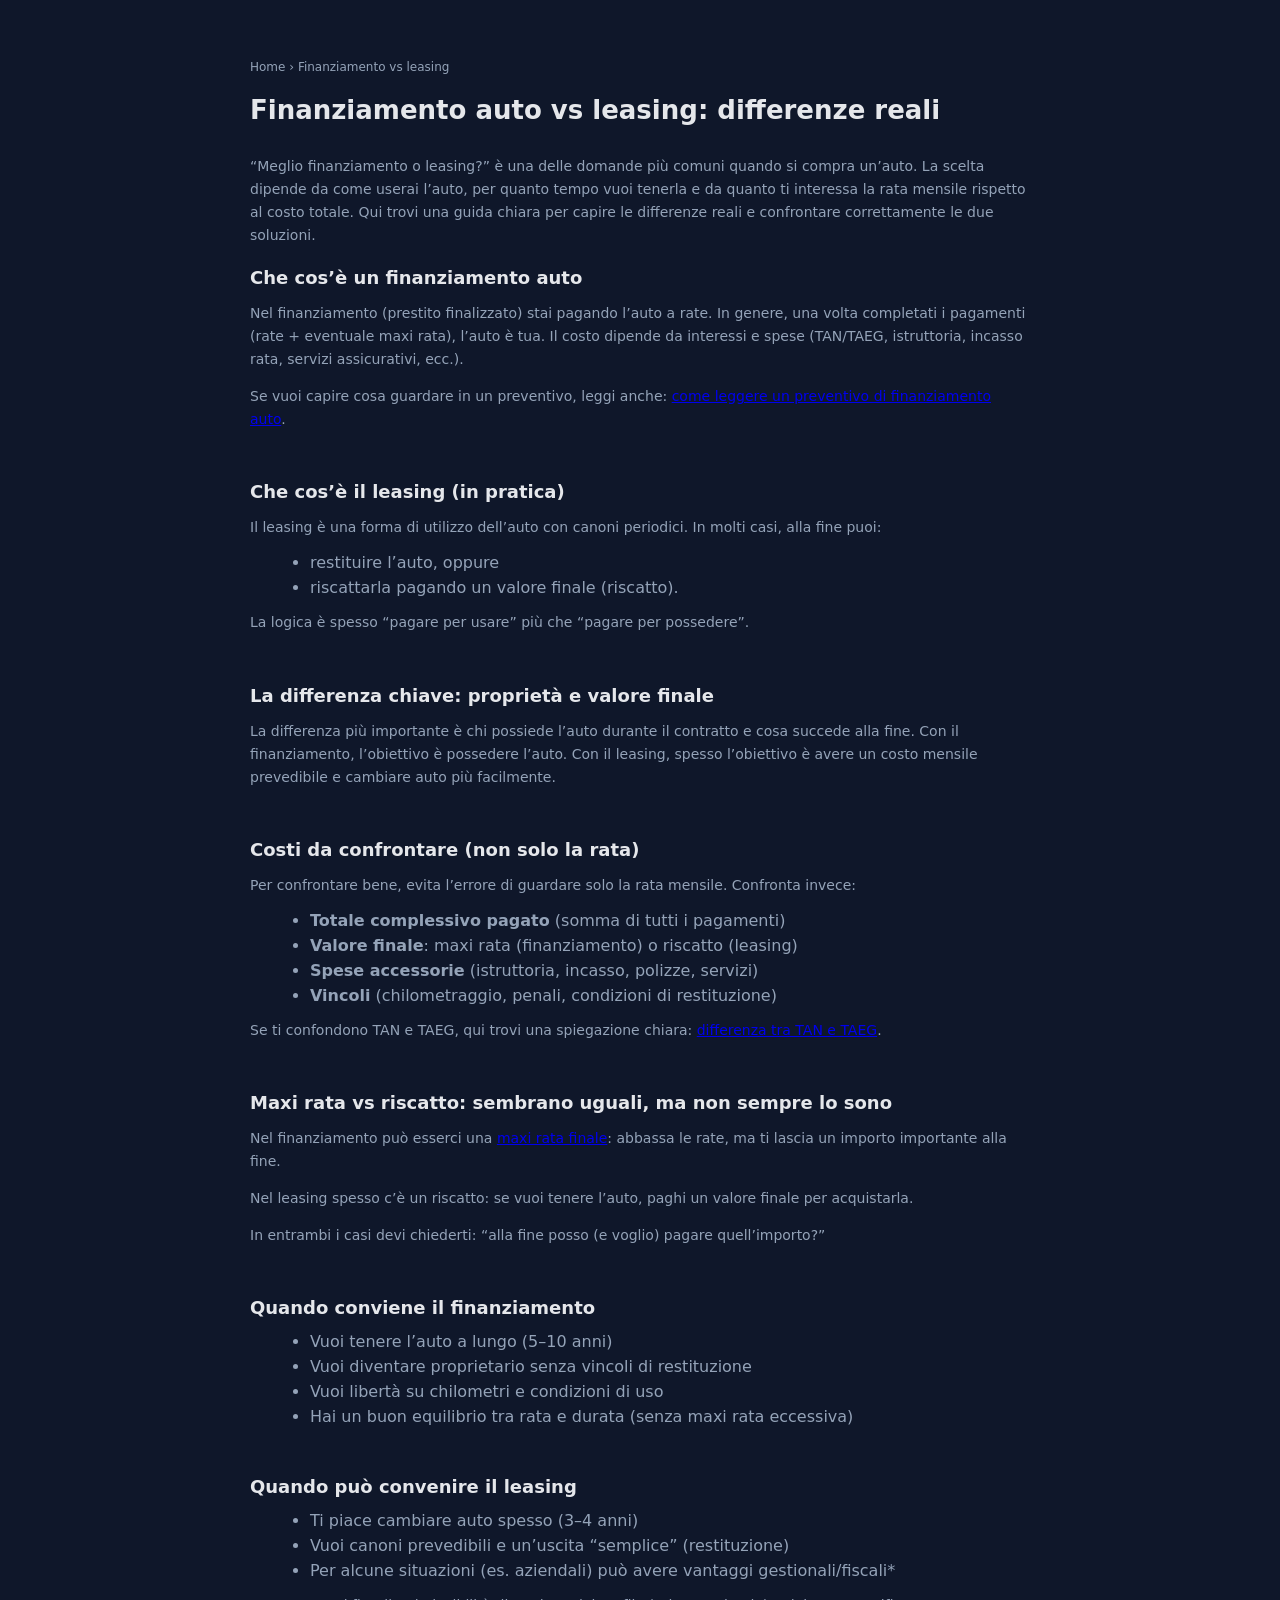
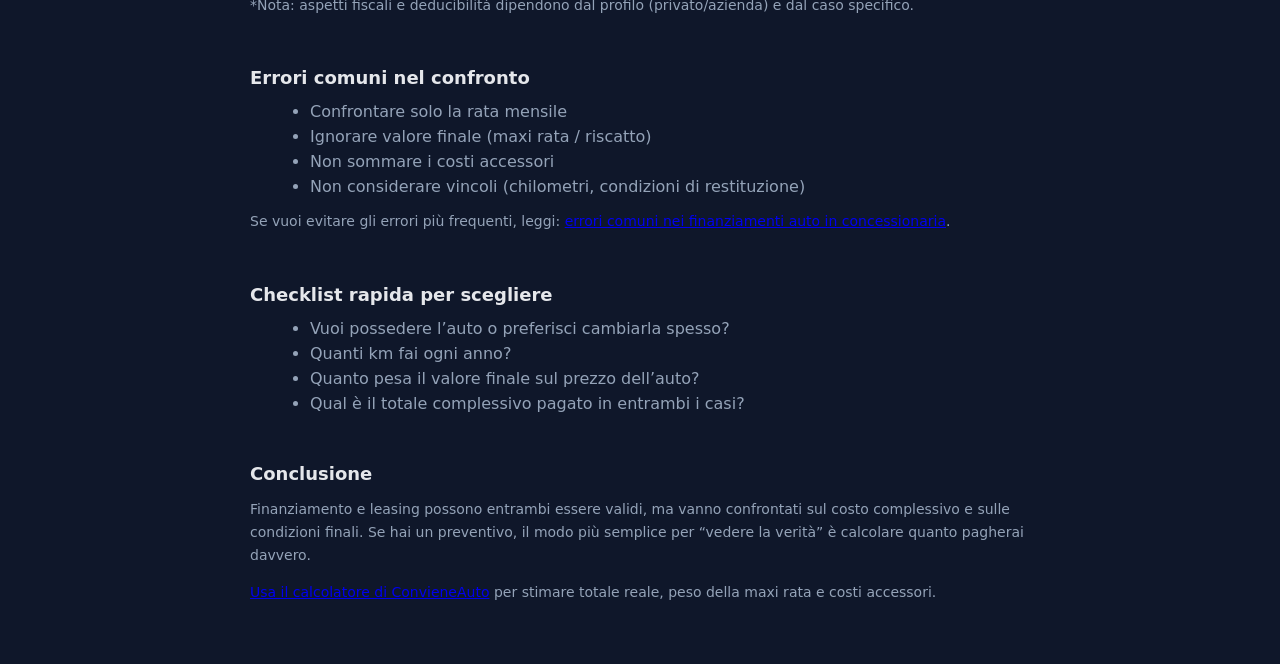
<file: finanziamento-vs-leasing.html>
<!doctype html>
<html lang="it">
<head>
  <meta charset="utf-8" />
  <meta name="viewport" content="width=device-width, initial-scale=1" />
  <title>Finanziamento auto vs leasing: differenze reali | ConvieneAuto</title>
  <meta name="description" content="Finanziamento auto o leasing? Differenze reali, pro e contro, costi da confrontare e checklist per scegliere in modo consapevole." />
  <link rel="canonical" href="https://convieneauto.pages.dev/finanziamento-vs-leasing.html" />
  <!-- Google tag (gtag.js) -->
  <script async src="https://www.googletagmanager.com/gtag/js?id=G-DEM9QF5MGG"></script>
  <script>
    window.dataLayer = window.dataLayer || [];
    function gtag(){dataLayer.push(arguments);}

    gtag('js', new Date());

    gtag('config', 'G-DEM9QF5MGG', {
      page_path: window.location.pathname
    });
  </script>
  <script type="application/ld+json">
    {
    "@context": "https://schema.org",
    "@type": "Article",
    "headline": "Finanziamento auto vs leasing: differenze reali",
    "description": "Confronto chiaro tra finanziamento auto e leasing: differenze, costi e criteri per scegliere consapevolmente.",
    "author": {
        "@type": "Organization",
        "name": "ConvieneAuto"
    },
    "publisher": {
        "@type": "Organization",
        "name": "ConvieneAuto"
    },
    "mainEntityOfPage": {
        "@type": "WebPage",
        "@id": "https://convieneauto.pages.dev/finanziamento-vs-leasing.html"
    }
    }
    </script>
  <link rel="stylesheet" href="style.css" />
</head>
<body>

<div class="article">
  <nav class="breadcrumb">
    <a href="/">Home</a> › <span>Finanziamento vs leasing</span>
  </nav>
  <h1>Finanziamento auto vs leasing: differenze reali</h1>

  <p>
    “Meglio finanziamento o leasing?” è una delle domande più comuni quando si compra un’auto.
    La scelta dipende da come userai l’auto, per quanto tempo vuoi tenerla e da quanto ti interessa la rata mensile rispetto al costo totale.
    Qui trovi una guida chiara per capire le differenze reali e confrontare correttamente le due soluzioni.
  </p>

  <h2>Che cos’è un finanziamento auto</h2>
  <p>
    Nel finanziamento (prestito finalizzato) stai pagando l’auto a rate.
    In genere, una volta completati i pagamenti (rate + eventuale maxi rata), l’auto è tua.
    Il costo dipende da interessi e spese (TAN/TAEG, istruttoria, incasso rata, servizi assicurativi, ecc.).
  </p>

  <p>
    Se vuoi capire cosa guardare in un preventivo, leggi anche:
    <a href="/come-leggere-preventivo-auto.html">come leggere un preventivo di finanziamento auto</a>.
  </p>

  <h2>Che cos’è il leasing (in pratica)</h2>
  <p>
    Il leasing è una forma di utilizzo dell’auto con canoni periodici.
    In molti casi, alla fine puoi:
  </p>
  <ul>
    <li>restituire l’auto, oppure</li>
    <li>riscattarla pagando un valore finale (riscatto).</li>
  </ul>

  <p>
    La logica è spesso “pagare per usare” più che “pagare per possedere”.
  </p>

  <h2>La differenza chiave: proprietà e valore finale</h2>
  <p>
    La differenza più importante è chi possiede l’auto durante il contratto e cosa succede alla fine.
    Con il finanziamento, l’obiettivo è possedere l’auto.
    Con il leasing, spesso l’obiettivo è avere un costo mensile prevedibile e cambiare auto più facilmente.
  </p>

  <h2>Costi da confrontare (non solo la rata)</h2>
  <p>
    Per confrontare bene, evita l’errore di guardare solo la rata mensile.
    Confronta invece:
  </p>
  <ul>
    <li><strong>Totale complessivo pagato</strong> (somma di tutti i pagamenti)</li>
    <li><strong>Valore finale</strong>: maxi rata (finanziamento) o riscatto (leasing)</li>
    <li><strong>Spese accessorie</strong> (istruttoria, incasso, polizze, servizi)</li>
    <li><strong>Vincoli</strong> (chilometraggio, penali, condizioni di restituzione)</li>
  </ul>

  <p>
    Se ti confondono TAN e TAEG, qui trovi una spiegazione chiara:
    <a href="/differenza-tan-taeg.html">differenza tra TAN e TAEG</a>.
  </p>

  <h2>Maxi rata vs riscatto: sembrano uguali, ma non sempre lo sono</h2>
  <p>
    Nel finanziamento può esserci una <a href="/maxi-rata-auto.html">maxi rata finale</a>:
    abbassa le rate, ma ti lascia un importo importante alla fine.
  </p>

  <p>
    Nel leasing spesso c’è un riscatto:
    se vuoi tenere l’auto, paghi un valore finale per acquistarla.
  </p>

  <p>
    In entrambi i casi devi chiederti: “alla fine posso (e voglio) pagare quell’importo?”
  </p>

  <h2>Quando conviene il finanziamento</h2>
  <ul>
    <li>Vuoi tenere l’auto a lungo (5–10 anni)</li>
    <li>Vuoi diventare proprietario senza vincoli di restituzione</li>
    <li>Vuoi libertà su chilometri e condizioni di uso</li>
    <li>Hai un buon equilibrio tra rata e durata (senza maxi rata eccessiva)</li>
  </ul>

  <h2>Quando può convenire il leasing</h2>
  <ul>
    <li>Ti piace cambiare auto spesso (3–4 anni)</li>
    <li>Vuoi canoni prevedibili e un’uscita “semplice” (restituzione)</li>
    <li>Per alcune situazioni (es. aziendali) può avere vantaggi gestionali/fiscali*</li>
  </ul>

  <p class="muted" style="margin-top:12px;">
    *Nota: aspetti fiscali e deducibilità dipendono dal profilo (privato/azienda) e dal caso specifico.
  </p>

  <h2>Errori comuni nel confronto</h2>
  <ul>
    <li>Confrontare solo la rata mensile</li>
    <li>Ignorare valore finale (maxi rata / riscatto)</li>
    <li>Non sommare i costi accessori</li>
    <li>Non considerare vincoli (chilometri, condizioni di restituzione)</li>
  </ul>

  <p>
    Se vuoi evitare gli errori più frequenti, leggi:
    <a href="/errori-finanziamento-auto.html">errori comuni nei finanziamenti auto in concessionaria</a>.
  </p>

  <h2>Checklist rapida per scegliere</h2>
  <ul>
    <li>Vuoi possedere l’auto o preferisci cambiarla spesso?</li>
    <li>Quanti km fai ogni anno?</li>
    <li>Quanto pesa il valore finale sul prezzo dell’auto?</li>
    <li>Qual è il totale complessivo pagato in entrambi i casi?</li>
  </ul>

  <h2>Conclusione</h2>
  <p>
    Finanziamento e leasing possono entrambi essere validi, ma vanno confrontati sul costo complessivo e sulle condizioni finali.
    Se hai un preventivo, il modo più semplice per “vedere la verità” è calcolare quanto pagherai davvero.
  </p>

  <p>
    <a href="/">Usa il calcolatore di ConvieneAuto</a> per stimare totale reale, peso della maxi rata e costi accessori.
  </p>

</div>

</body>
</html>
</file>
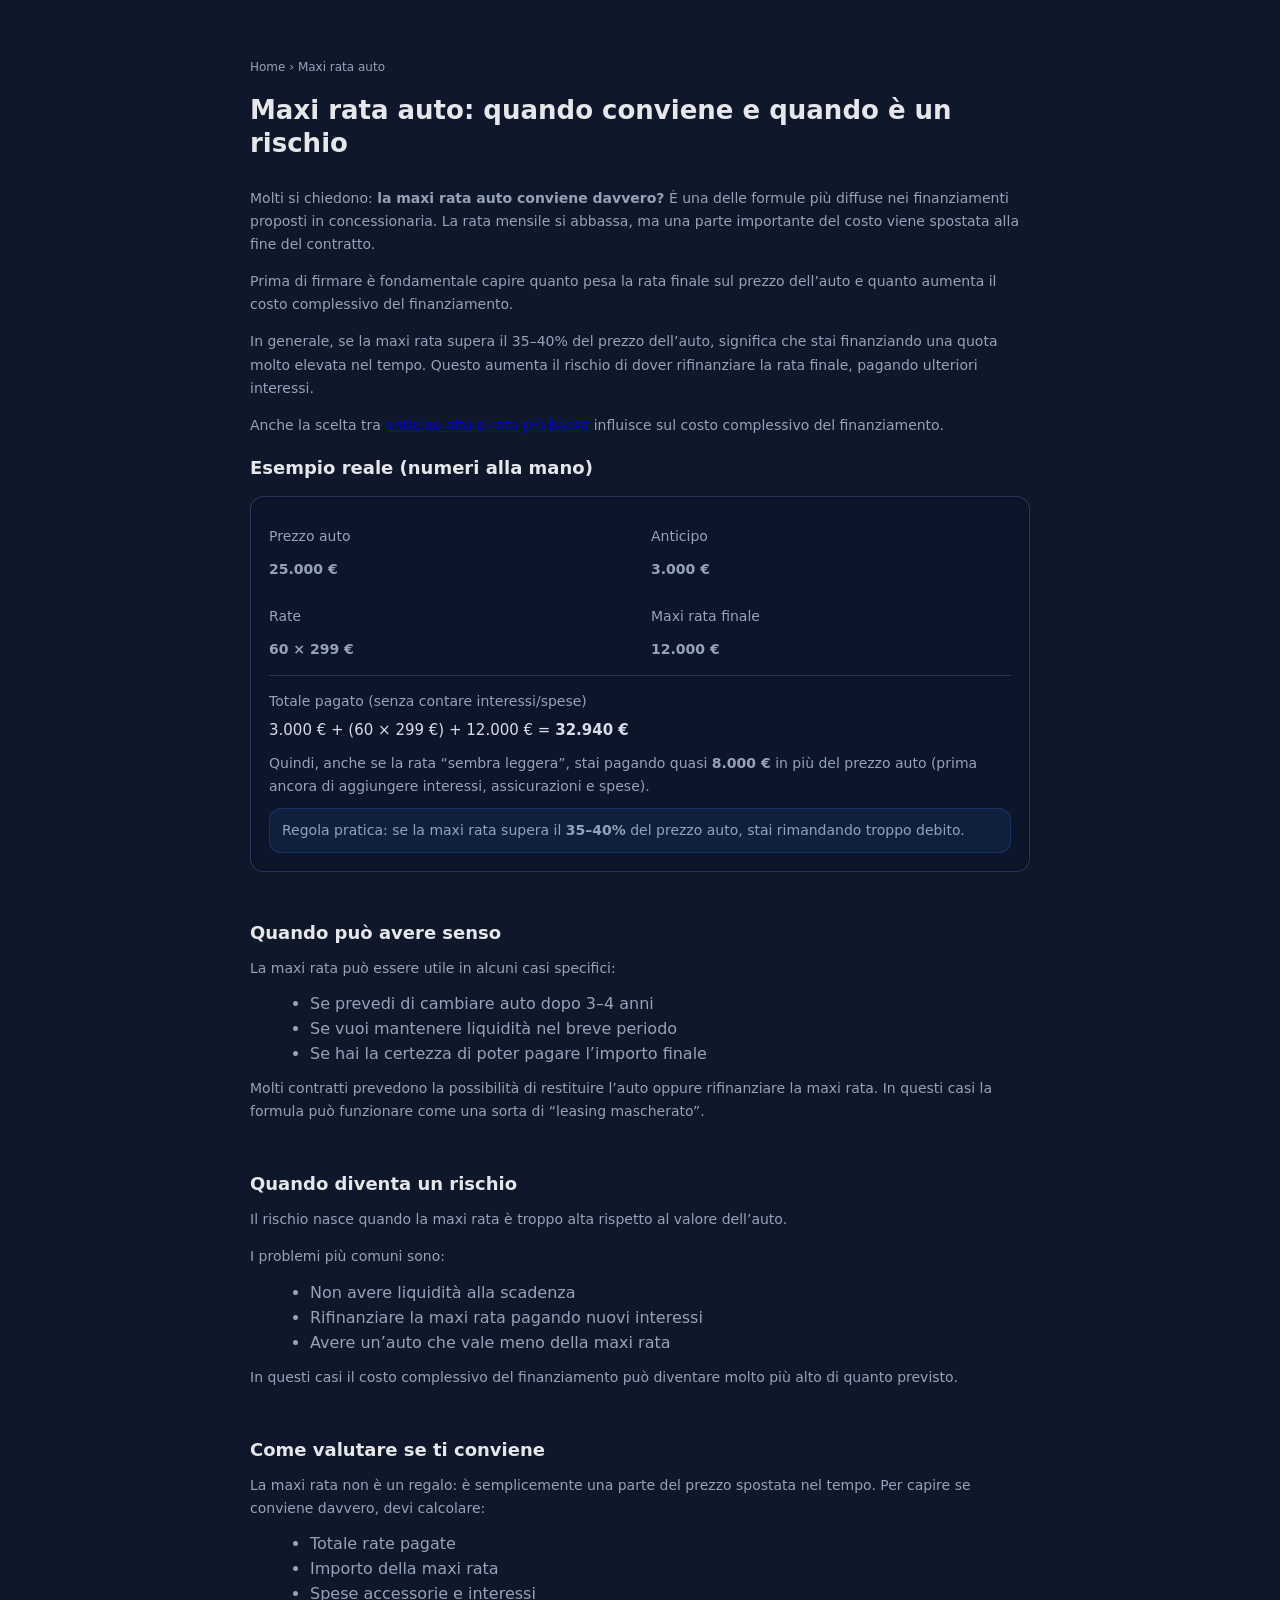
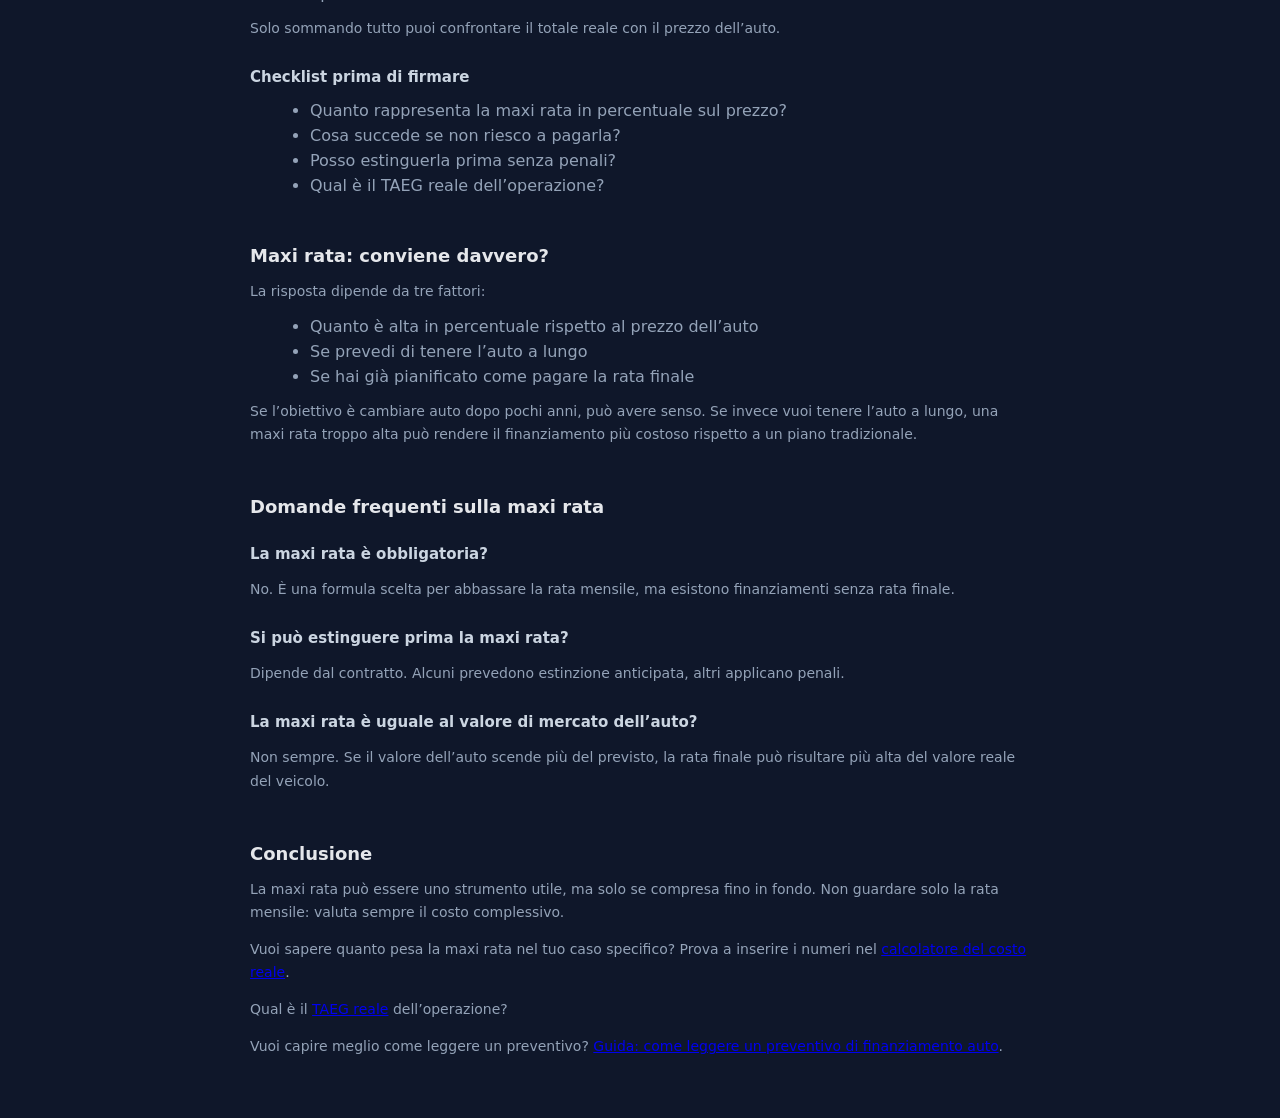
<file: maxi-rata-auto.html>
<!doctype html>
<html lang="it">
<head>
  <meta charset="utf-8" />
  <meta name="viewport" content="width=device-width, initial-scale=1" />
  <title>Maxi rata auto conviene? Quando è un rischio | ConvieneAuto</title>
  <meta name="description" content="Scopri quando la maxi rata auto conviene davvero e quando può diventare un rischio. Analisi semplice e chiara prima di firmare." />
  <link rel="canonical" href="https://convieneauto.pages.dev/maxi-rata-auto.html" />
  <!-- Google tag (gtag.js) -->
  <script async src="https://www.googletagmanager.com/gtag/js?id=G-DEM9QF5MGG"></script>
  <script>
    window.dataLayer = window.dataLayer || [];
    function gtag(){dataLayer.push(arguments);}

    gtag('js', new Date());

    gtag('config', 'G-DEM9QF5MGG', {
      page_path: window.location.pathname
    });
  </script>
  <script type="application/ld+json">
  {
    "@context": "https://schema.org",
    "@type": "Article",
    "headline": "Maxi rata auto: quando conviene e quando è un rischio",
    "description": "Guida completa alla maxi rata auto: quando conviene, quando può diventare un rischio e come valutarla prima di firmare.",
    "author": {
      "@type": "Organization",
      "name": "ConvieneAuto"
    },
    "publisher": {
      "@type": "Organization",
      "name": "ConvieneAuto"
    },
    "mainEntityOfPage": {
      "@type": "WebPage",
      "@id": "https://convieneauto.pages.dev/maxi-rata-auto.html"
    }
  }
  </script>
  <link rel="stylesheet" href="style.css" />
</head>
<body>

<div class="article">
  <nav class="breadcrumb">
    <a href="/">Home</a> › <span>Maxi rata auto</span>
  </nav>
  <h1>Maxi rata auto: quando conviene e quando è un rischio</h1>

    <p>
    Molti si chiedono: <strong>la maxi rata auto conviene davvero?</strong>
    È una delle formule più diffuse nei finanziamenti proposti in concessionaria.
    La rata mensile si abbassa, ma una parte importante del costo viene spostata alla fine del contratto.
    </p>

    <p>
    Prima di firmare è fondamentale capire quanto pesa la rata finale sul prezzo dell’auto
    e quanto aumenta il costo complessivo del finanziamento.
    </p>

    <p>
    In generale, se la maxi rata supera il 35–40% del prezzo dell’auto,
    significa che stai finanziando una quota molto elevata nel tempo.
    Questo aumenta il rischio di dover rifinanziare la rata finale,
    pagando ulteriori interessi.
    </p>

    <p>
      Anche la scelta tra <a href="/anticipo-o-rata-bassa.html">anticipo alto o rata più bassa</a>
      influisce sul costo complessivo del finanziamento.
    </p>

    <h2>Esempio reale (numeri alla mano)</h2>

    <div class="example-box">
      <div class="example-grid">
        <div>
          <p class="example-label">Prezzo auto</p>
          <p class="example-value">25.000 €</p>
        </div>
        <div>
          <p class="example-label">Anticipo</p>
          <p class="example-value">3.000 €</p>
        </div>
        <div>
          <p class="example-label">Rate</p>
          <p class="example-value">60 × 299 €</p>
        </div>
        <div>
          <p class="example-label">Maxi rata finale</p>
          <p class="example-value">12.000 €</p>
        </div>
      </div>

      <hr class="example-sep" />

      <div class="example-result">
        <p class="example-label">Totale pagato (senza contare interessi/spese)</p>
        <p class="example-total">3.000 € + (60 × 299 €) + 12.000 € = <strong>32.940 €</strong></p>
        <p class="example-note">
          Quindi, anche se la rata “sembra leggera”, stai pagando quasi <strong>8.000 €</strong> in più del prezzo auto
          (prima ancora di aggiungere interessi, assicurazioni e spese).
        </p>
      </div>

      <p class="example-warning">
        Regola pratica: se la maxi rata supera il <strong>35–40%</strong> del prezzo auto, stai rimandando troppo debito.
      </p>
    </div>

    <h2>Quando può avere senso</h2>

    <p>
    La maxi rata può essere utile in alcuni casi specifici:
    </p>

    <ul>
    <li>Se prevedi di cambiare auto dopo 3–4 anni</li>
    <li>Se vuoi mantenere liquidità nel breve periodo</li>
    <li>Se hai la certezza di poter pagare l’importo finale</li>
    </ul>

    <p>
    Molti contratti prevedono la possibilità di restituire l’auto
    oppure rifinanziare la maxi rata.
    In questi casi la formula può funzionare come una sorta di “leasing mascherato”.
    </p>

    <h2>Quando diventa un rischio</h2>

    <p>
    Il rischio nasce quando la maxi rata è troppo alta rispetto al valore dell’auto.
    </p>

    <p>
    I problemi più comuni sono:
    </p>

    <ul>
    <li>Non avere liquidità alla scadenza</li>
    <li>Rifinanziare la maxi rata pagando nuovi interessi</li>
    <li>Avere un’auto che vale meno della maxi rata</li>
    </ul>

    <p>
    In questi casi il costo complessivo del finanziamento può diventare molto più alto di quanto previsto.
    </p>

    <h2>Come valutare se ti conviene</h2>

    <p>
    La maxi rata non è un regalo: è semplicemente una parte del prezzo spostata nel tempo.
    Per capire se conviene davvero, devi calcolare:
    </p>

    <ul>
    <li>Totale rate pagate</li>
    <li>Importo della maxi rata</li>
    <li>Spese accessorie e interessi</li>
    </ul>

    <p>
    Solo sommando tutto puoi confrontare il totale reale con il prezzo dell’auto.
    </p>

    <h3>Checklist prima di firmare</h3>

    <ul>
    <li>Quanto rappresenta la maxi rata in percentuale sul prezzo?</li>
    <li>Cosa succede se non riesco a pagarla?</li>
    <li>Posso estinguerla prima senza penali?</li>
    <li>Qual è il TAEG reale dell’operazione?</li>
    </ul>

    <h2>Maxi rata: conviene davvero?</h2>

    <p>
    La risposta dipende da tre fattori:
    </p>

    <ul>
      <li>Quanto è alta in percentuale rispetto al prezzo dell’auto</li>
      <li>Se prevedi di tenere l’auto a lungo</li>
      <li>Se hai già pianificato come pagare la rata finale</li>
    </ul>

    <p>
    Se l’obiettivo è cambiare auto dopo pochi anni, può avere senso.
    Se invece vuoi tenere l’auto a lungo, una maxi rata troppo alta
    può rendere il finanziamento più costoso rispetto a un piano tradizionale.
    </p>

    <h2>Domande frequenti sulla maxi rata</h2>

    <h3>La maxi rata è obbligatoria?</h3>
    <p>
    No. È una formula scelta per abbassare la rata mensile,
    ma esistono finanziamenti senza rata finale.
    </p>

    <h3>Si può estinguere prima la maxi rata?</h3>
    <p>
    Dipende dal contratto. Alcuni prevedono estinzione anticipata,
    altri applicano penali.
    </p>

    <h3>La maxi rata è uguale al valore di mercato dell’auto?</h3>
    <p>
    Non sempre. Se il valore dell’auto scende più del previsto,
    la rata finale può risultare più alta del valore reale del veicolo.
    </p>

    <h2>Conclusione</h2>

    <p>
    La maxi rata può essere uno strumento utile, ma solo se compresa fino in fondo.
    Non guardare solo la rata mensile: valuta sempre il costo complessivo.
    </p>

    <p>
    Vuoi sapere quanto pesa la maxi rata nel tuo caso specifico?
    Prova a inserire i numeri nel <a href="/">calcolatore del costo reale</a>.
    </p>
    
    <p>
      Qual è il <a href="/differenza-tan-taeg.html">TAEG reale</a> dell’operazione?
    </p>
    <p>
      Vuoi capire meglio come leggere un preventivo?
      <a href="/come-leggere-preventivo-auto.html">Guida: come leggere un preventivo di finanziamento auto</a>.
    </p>
</div>


</body>
</html>
</file>
<file: style.css>
:root{
  --bg:#0f172a;              /* sfondo blu scuro */
  --card:#111827;            /* card grigio scuro */
  --text:#e5e7eb;            /* testo chiaro */
  --muted:#94a3b8;           /* testo secondario */
  --line:#1f2937;            /* bordi */
  --shadow: 0 10px 30px rgba(0, 0, 0, .4);
  --glow-blue: rgba(56,189,248,.35);   /* azzurrino elegante */
  --good:#22c55e;
  --warn:#f59e0b;
  --bad:#ef4444;

  --accent:#3b82f6;          /* blu elegante */
}

.ad-top,
.ad-bottom {
  margin: 20px 0;
  text-align: center;
}

*{box-sizing:border-box}
body{
  margin:0;
  font-family: ui-sans-serif, system-ui, -apple-system, Segoe UI, Roboto, Helvetica, Arial;
  color:var(--text);
  background:var(--bg);
}

.container{
  max-width:1100px;
  margin:0 auto;
  padding:18px;
}

.header{
  background:#0f172a;
  border-bottom:1px solid var(--line);
}

.brand{
  display:flex;
  align-items:center;
  gap:12px;
}

.logo{
  width:44px;height:44px;
  border-radius:14px;
  background: rgba(59,130,246,.18);
  border: 1px solid rgba(59,130,246,.35);
  display:flex;
  align-items:center;
  justify-content:center;
}
.logo-dot{
  width:14px;height:14px;
  border-radius:999px;
  background: var(--accent);
  box-shadow: 0 0 0 6px rgba(59,130,246,.18);
}

.brand-title {
  font-size: 24px;
  font-weight: 800;
  letter-spacing: -0.01em;
}

.brand-subtitle {
  font-size: 15px;
  color: #cbd5e1;
  margin-top: 4px;
  font-weight: 500;
}

.brand-subtitle span {
  color: #60a5fa;
  font-weight: 600;
}

.header-note{
  margin-top:12px;
  padding:12px 14px;
  border:1px solid var(--glow-blue);
  border-radius:16px;
  background: rgba(17,24,39,.6);
  color: var(--text);
  font-size:13px;
  box-shadow: 0 0 0 1px rgba(56,189,248,.15);
}
.header-note b{ color: #bfdbfe; }   /* evidenzia TAN/rata */

.main{
  display:grid;
  grid-template-columns: 1fr 420px;
  gap:18px;
  align-items:start;
}

@media (max-width: 980px){
  .main{grid-template-columns:1fr}
}

.card{
  background:var(--card);
  border:1px solid var(--glow-blue);
  border-radius:16px;
  box-shadow: 0 0 0 1px rgba(56,189,248,.15),
              0 10px 30px rgba(0,0,0,.4);
  padding:16px;
  color: var(--text);
}

.card-title{
  font-weight:800;
  font-size:14px;
  letter-spacing:.2px;
  margin-bottom:12px;
}

.card:hover{
  box-shadow: 0 0 0 1px rgba(56,189,248,.35),
              0 10px 30px rgba(0,0,0,.5);
  transition: box-shadow .25s ease;
}

.section{
  border-top:1px solid var(--line);
  padding-top:12px;
  margin-top:12px;
}

.section-title{
  font-weight:800;
  font-size:13px;
  margin-bottom:10px;
}

.grid2{
  display:grid;
  grid-template-columns: 1fr 1fr;
  gap:12px;
}

@media (max-width: 560px){
  .grid2{grid-template-columns:1fr}
}

.field span{
  display:block;
  font-size:12px;
  color:var(--muted);
  margin-bottom:6px;
}

.field input{
  width:100%;
  padding:10px 10px;
  border:1px solid var(--line);
  border-radius:12px;
  outline:none;
  font-size:14px;
  background:#1f2937;
  color:var(--text);
}

.field input:focus{
  border-color:rgba(59,130,246,.65);
  box-shadow:0 0 0 4px rgba(59,130,246,.18);
}

.help{
  display:block;
  margin-top:6px;
  color:var(--muted);
  font-size:11px;
}

.readonly .readonly-value{
  padding:10px 10px;
  border:1px dashed var(--line);
  border-radius:12px;
  background:#0b1220;   /* più scuro */
  color:var(--text);
  font-weight:800;
}

.actions{
  display:flex;
  gap:10px;
  margin-top:14px;
}

.btn{
  border:0;
  padding:10px 14px;
  border-radius:12px;
  cursor:pointer;
  font-weight:800;
  background:var(--accent);
  color:#fff;
}

.btn-ghost{
  background:#111827;
  color:var(--text);
  border:1px solid var(--line);
}
.btn-ghost:hover{
  background:#1f2937;
}

.btn:disabled{
  opacity: 0.5;
  cursor: not-allowed;
}

.error{
  margin-top:10px;
  color:var(--bad);
  font-size:13px;
  min-height:18px;
}

.disclaimer{
  margin-top:12px;
  font-size:11px;
  color:var(--muted);
  border-top:1px solid var(--line);
  padding-top:10px;
}

/* ===== Hero Title raffinato ===== */

.hero-title {
  font-size: clamp(22px, 2.2vw, 26px);
  line-height: 1.25;
  font-weight: 700;
  margin-bottom: 18px;
  color: #cbd5e1;
}

.hero-title span {
  display: inline-block;
  font-weight: 800;
  color: #bfdbfe;
}

/* Linea sottile sotto il titolo hero */
.hero-title::after {
  content: "";
  display: block;
  width: 600px;
  height: 1px;
  margin-top: 14px;
  background: linear-gradient(
    to right,
    rgba(96,165,250,0.9),
    rgba(96,165,250,0.25)
  );
  border-radius: 2px;
}



.result .hero{
  border:1px solid var(--line);
  background:#1e293b;
  border-radius:14px;
  padding:14px;
}

.hero-label{
  font-size:12px;
  color:var(--muted);
}

.hero-value{
  font-size:28px;
  font-weight:900;
  margin-top:4px;
}

.kpis{
  display:grid;
  grid-template-columns:1fr 1fr;
  gap:12px;
  margin-top:12px;
}

.kpi{
  border:1px solid var(--line);
  border-radius:14px;
  padding:12px;
  background:#1e293b;
}

.kpi-label{font-size:12px;color:var(--muted)}
.kpi-value{font-size:18px;font-weight:900;margin-top:6px}

.risk{
  margin-top:12px;
  border:1px solid var(--line);
  border-radius:14px;
  padding:14px;
  background:#111827;
  display:flex;
  flex-direction:column;
  gap:12px;
  align-items:center;     /* ← centra tutto */
  text-align:center;      /* ← centra testo */
}

.badge{
  align-self:center;          /* ← centra orizzontalmente */
  min-width:120px;
  height:38px;
  padding:0 18px;
  border-radius:999px;
  background:#1f2937;
  color:var(--text);
  font-weight:900;
  font-size:15px;
  display:flex;
  align-items:center;
  justify-content:center;
  border:1px solid var(--line);
}

.breakdown{
  margin-top:12px;
  border:1px solid var(--line);
  border-radius:14px;
  padding:12px;
  background:#111827;
}

.breakdown-title{
  font-weight:800;
  font-size:12px;
  color:var(--muted);
  margin-bottom:10px;
}

.breakdown-grid{
  display:grid;
  gap:8px;
}

.brow{
  display:flex;
  justify-content:space-between;
  gap:10px;
  font-size:13px;
  padding:8px 10px;
  background:#1e293b;
  border:1px solid var(--line);
  border-radius:12px;
}

.brow.total{
  background:#0b1220;
  font-size:13px;
}

.risk-list{
  margin:0;
  padding-left:18px;
  text-align:left;
  display:inline-block; /* così resta centrato ma il testo è leggibile */
}

.risk-list li{
  margin:4px 0;
}

.risk-text{color:var(--text); font-size:13px; line-height:1.35}
.muted{color:var(--muted)}
.tiny{font-size:11px}

.details{
  margin-top:12px;
  border-top:1px solid var(--line);
  padding-top:10px;
}

.details summary{
  cursor:pointer;
  color:var(--accent);
  font-weight:800;
  list-style:none;
}

.details summary::-webkit-details-marker{display:none}

.details-grid{
  margin-top:10px;
  display:grid;
  gap:8px;
}

.row{
  display:flex;
  justify-content:space-between;
  gap:10px;
  font-size:13px;
  padding:8px 10px;
  background:#1e293b;
  border:1px solid var(--line);
  border-radius:12px;
}

/* Tooltip premium compatto */
.tip{
  margin-left:8px;
  width:18px;height:18px;
  border-radius:999px;
  border:1px solid rgba(56,189,248,.45);
  background:rgba(56,189,248,.12);
  color:#bfdbfe;
  font-weight:900;
  font-size:12px;
  cursor:help;
  padding:0;
  display:inline-flex;
  align-items:center;
  justify-content:center;
  position:relative;
}

.tip.is-open::after{
  content: attr(data-tip);
  position:absolute;
  left: calc(100% + 10px);
  top: 50%;
  transform: translateY(-50%);
  width: 220px;
  background:#0b1220;
  color:var(--text);
  border:1px solid rgba(56,189,248,.35);
  border-radius:12px;
  padding:10px 12px;
  font-weight:600;
  font-size:12px;
  line-height:1.25;
  box-shadow:0 12px 30px rgba(0,0,0,.5);
  z-index:50;
  white-space:normal;
}

.tip.is-open::before{
  content:"";
  position:absolute;
  left: calc(100% + 2px);
  top: 50%;
  transform: translateY(-50%);
  border:7px solid transparent;
  border-right-color:rgba(56,189,248,.35);
  z-index:51;
}


/* su schermi piccoli non farlo uscire fuori: lo metti sotto */
@media (max-width: 560px){
  .tip.is-open::after{
    left: 50%;
    top: 28px;
    transform: translateX(-50%);
    width: min(260px, 85vw);
  }
  .tip.is-open::before{
    left: 50%;
    top: 22px;
    transform: translateX(-50%);
    border-right-color:transparent;
    border-bottom-color:rgba(56,189,248,.35);
  }
}

@keyframes popGlow{
  0%{ transform: translateY(0); box-shadow: 0 0 0 1px rgba(56,189,248,.15), 0 10px 30px rgba(0,0,0,.4); }
  40%{ transform: translateY(-2px); box-shadow: 0 0 0 1px rgba(56,189,248,.40), 0 0 24px rgba(56,189,248,.18), 0 16px 40px rgba(0,0,0,.55); }
  100%{ transform: translateY(0); box-shadow: 0 0 0 1px rgba(56,189,248,.18), 0 10px 30px rgba(0,0,0,.45); }
}
.premium-pop{
  animation: popGlow .45s ease;
}

.input-error{
  border-color: rgba(239,68,68,.65) !important;
  box-shadow: 0 0 0 4px rgba(239,68,68,.15) !important;
}

.copy-bar{
  margin-top:12px;
  display:flex;
  flex-direction:column;
  gap:8px;
}

@media (max-width: 980px){
  .copy-bar{ grid-column: auto; }
}

@keyframes badgeGlow {
  0% {
    box-shadow: 0 0 0 0 var(--glow-color);
    transform: scale(1);
  }
  40% {
    box-shadow: 0 0 18px 6px var(--glow-color);
    transform: scale(1.04);
  }
  100% {
    box-shadow: 0 0 0 0 var(--glow-color);
    transform: scale(1);
  }
}

.badge-animate {
  animation: badgeGlow 0.45s ease;
}

.copy-msg{
  min-height:18px;
  font-size:12px;
  color: var(--muted);
}

/* ===== SEO SECTION FULL WIDTH (EDITORIAL) ===== */

/* ===== SEO FULL WIDTH GRID FIX ===== */

.seo-block {
  grid-column: 1 / -1; /* prende tutta la larghezza della grid */
  max-width: 1100px;
  margin: 40px auto 0 auto;
  padding: 60px 20px 60px 40px;
  position: relative;
  border-top: 1px solid var(--line);
}

/* Linea verticale decorativa a sinistra */
.seo-block::before {
  content: "";
  position: absolute;
  left: 12px;
  top: 46px;
  bottom: 46px;
  width: 2px;
  background: linear-gradient(
    to bottom,
    rgba(96, 165, 250, 0.0),
    rgba(96, 165, 250, 0.55),
    rgba(96, 165, 250, 0.0)
  );
  border-radius: 2px;
}

/* HERO H2 ancora più compatta */
.seo-block h2:first-of-type {
  font-size: clamp(22px, 2.2vw, 26px);
  line-height: 1.2;
  font-weight: 750;
  color: #bfdbfe;
  margin-bottom: 18px;
}

/* H2 secondari */
.seo-block h2 {
  font-size: 16px;
  font-weight: 700;
  margin-top: 34px;
  color: #e2e8f0;
}

/* H3 */
.seo-block h3 {
  font-size: 13px;
  font-weight: 650;
  margin-top: 18px;
  color: #cbd5e1;
}

/* Paragrafi leggermente più compatti */
.seo-block p {
  font-size: 13px;
  line-height: 1.6;
  color: var(--muted);
  margin-top: 10px;
}


.seo-block ul {
  margin: 14px 0 14px 20px;
  color: var(--muted);
}

.seo-block li {
  margin: 6px 0;
}

/* ===== Fade-in micro animation ===== */

.fade-in {
  opacity: 0;
  transform: translateY(10px);
  transition: opacity 600ms ease, transform 600ms ease;
  will-change: opacity, transform;
}

.fade-in.is-visible {
  opacity: 1;
  transform: translateY(0);
}

/* ===== Link interni SEO ===== */

.seo-links {
  margin-top: 40px;
}

.seo-links h3 {
  font-size: 14px;
  font-weight: 700;
  color: #cbd5e1;
  margin-bottom: 10px;
}

.seo-links ul {
  list-style: none;
  padding: 0;
}

.seo-links li {
  margin: 8px 0;
}

.seo-links a {
  color: #60a5fa;
  text-decoration: none;
  font-size: 14px;
}

.seo-links a:hover {
  text-decoration: underline;
}

.breadcrumb {
  font-size: 12px;
  color: var(--muted);
  margin-bottom: 20px;
}

.breadcrumb a {
  color: var(--muted);
  text-decoration: none;
}

.breadcrumb a:hover {
  text-decoration: underline;
}

.mini-nav{
  margin-top: 12px;
  display: flex;
  flex-wrap: wrap;
  gap: 10px 14px;
  font-size: 12px;
}

.mini-nav a{
  color: var(--muted);
  text-decoration: none;
  border-bottom: 1px dashed rgba(148,163,184,.35);
  padding-bottom: 2px;
}

.mini-nav a:hover{
  color: #bfdbfe;
  border-bottom-color: rgba(191,219,254,.65);
}

/* ===== ARTICLE LAYOUT ===== */

.article {
  max-width: 820px;
  margin: 60px auto;
  padding: 0 20px;
}

.article h1 {
  font-size: 26px;
  font-weight: 800;
  line-height: 1.25;
  margin-bottom: 28px;
}

.article h2 {
  font-size: 18px;
  font-weight: 700;
  margin-top: 50px;
  margin-bottom: 14px;
}

.article h2:first-of-type {
  margin-top: 20px;
}

.article h3 {
  font-size: 15px;
  font-weight: 600;
  margin-top: 28px;
  color: #cbd5e1;
}

.article p {
  font-size: 14px;
  line-height: 1.65;
  color: var(--muted);
  margin-top: 10px;
}

.article ul {
  margin: 14px 0 14px 20px;
  color: var(--muted);
}

.article li {
  margin: 6px 0;
}

.example-box{
  margin: 18px 0 26px;
  padding: 18px 18px;
  border: 1px solid rgba(120,160,255,.25);
  border-radius: 14px;
  background: rgba(10,18,40,.35);
  box-shadow: 0 0 0 1px rgba(0,0,0,.25) inset;
}

.example-grid{
  display: grid;
  grid-template-columns: repeat(2, minmax(0,1fr));
  gap: 14px 22px;
}

.example-label{
  margin: 0 0 6px;
  font-size: 13px;
  color: rgba(203,213,225,.85);
}

.example-value{
  margin: 0;
  font-size: 16px;
  font-weight: 700;
  color: #e6efff;
}

.example-sep{
  margin: 14px 0;
  border: 0;
  height: 1px;
  background: rgba(148,163,184,.22);
}

.example-result .example-total{
  margin: 6px 0 8px;
  font-size: 15px;
  line-height: 1.5;
  color: rgba(226,232,240,.95);
}

.example-note{
  margin: 0;
  font-size: 14px;
  line-height: 1.65;
  color: rgba(148,163,184,.95);
}

.example-warning{
  margin: 14px 0 0;
  padding: 10px 12px;
  border-radius: 12px;
  background: rgba(59,130,246,.10);
  border: 1px solid rgba(59,130,246,.20);
  font-size: 14px;
  line-height: 1.55;
  color: rgba(226,232,240,.95);
}

@media (max-width: 640px){
  .example-grid{ grid-template-columns: 1fr; }
}

/* Rispetta chi ha “riduci animazioni” attivo */
@media (prefers-reduced-motion: reduce) {
  .fade-in {
    opacity: 1;
    transform: none;
    transition: none;
  }
}

.copy-msg.ok{ color: rgba(34,197,94,.95); }
.copy-msg.warn{ color: rgba(245,158,11,.95); }
.copy-msg.bad{ color: rgba(239,68,68,.95); }

.hero-good { color: var(--good); }
.hero-warn { color: var(--warn); }
.hero-bad  { color: var(--bad); }

.good{background:rgba(34,197,94,.18) !important; border-color:rgba(34,197,94,.35) !important; color:#dcfce7 !important;}
.warn{background:rgba(245,158,11,.20) !important; border-color:rgba(245,158,11,.38) !important; color:#fffbeb !important;}
.bad {background:rgba(239,68,68,.18) !important; border-color:rgba(239,68,68,.38) !important; color:#fee2e2 !important;}
</file>
